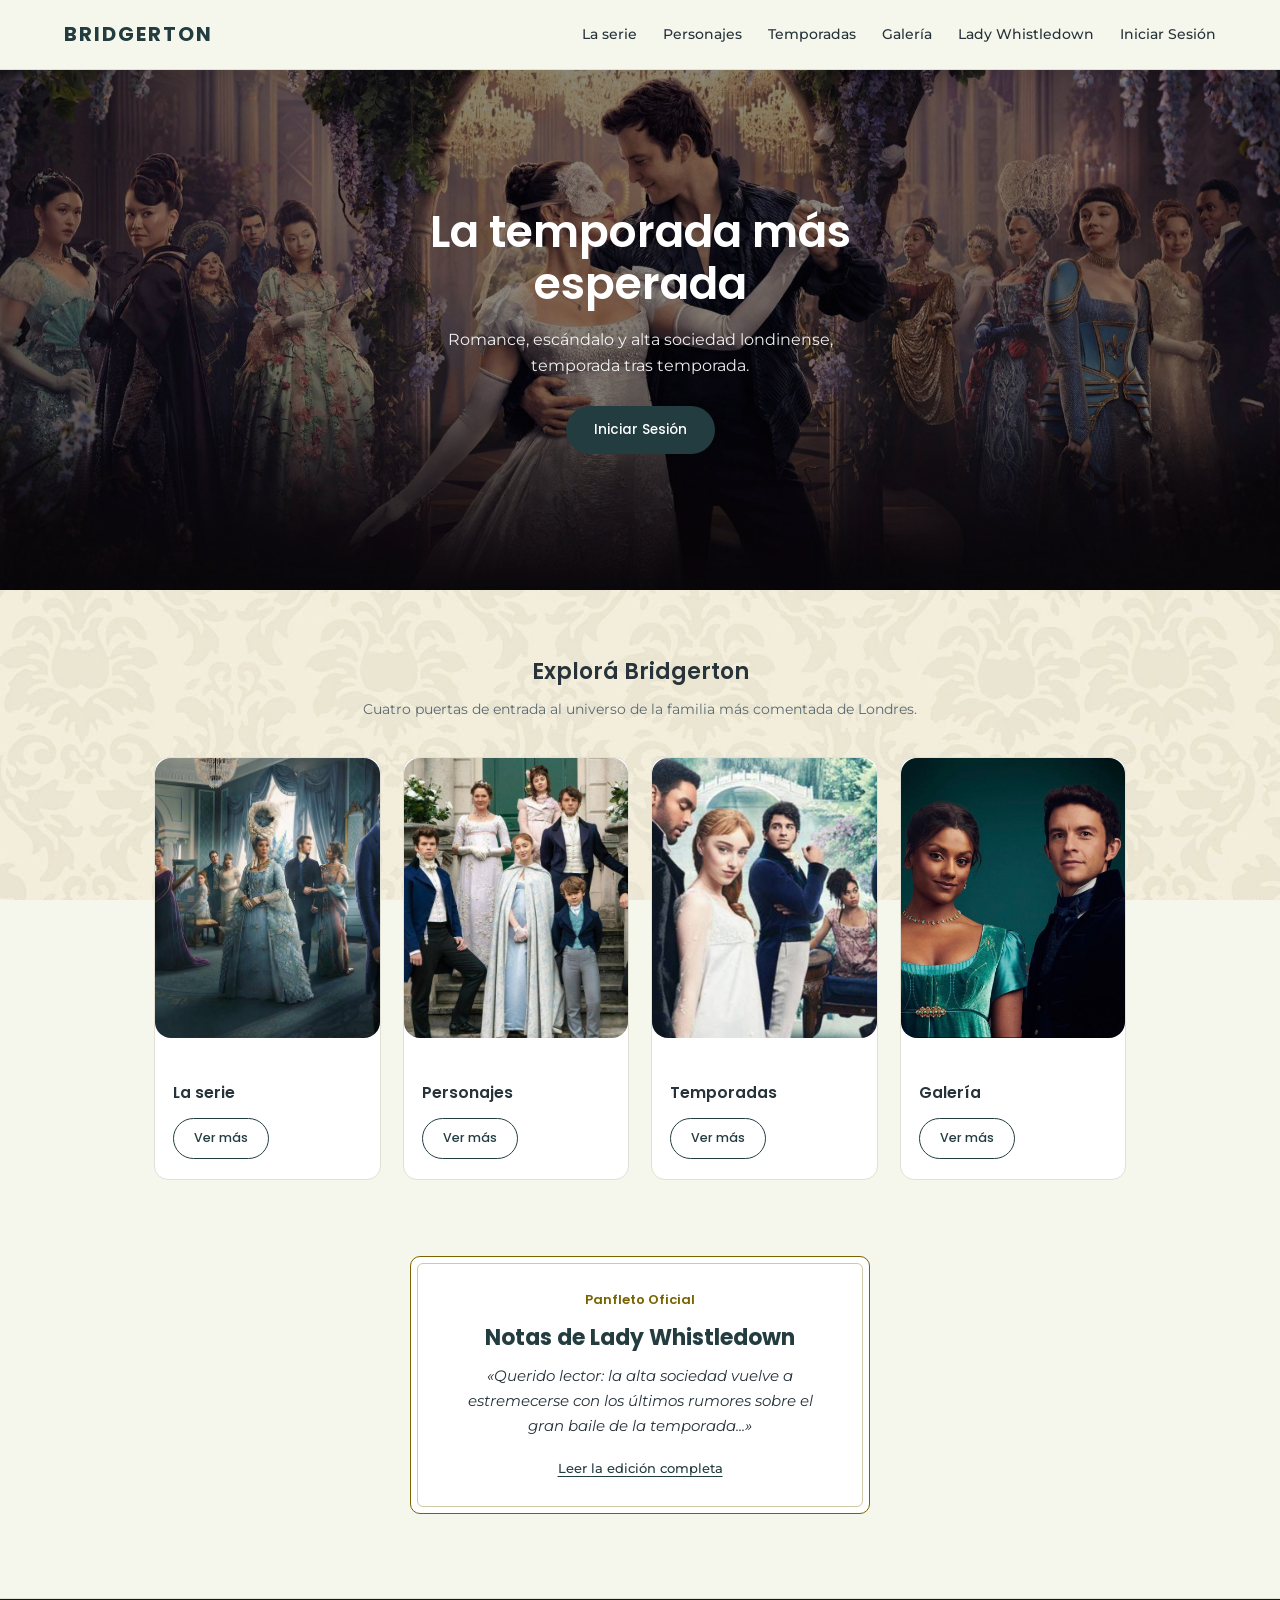
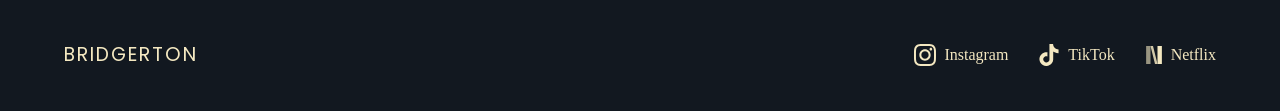
<file: index.html>
<!DOCTYPE html>
<html lang="es">
<head>
<meta charset="UTF-8">
<meta name="viewport" content="width=device-width, initial-scale=1.0">
<title>Bridgerton - Sitio Oficial Conceptual</title>
<link rel="preconnect" href="https://fonts.googleapis.com">
<link href="https://fonts.googleapis.com/css2?family=Poppins:wght@400;500;600;700&family=Montserrat:wght@400;500;600&display=swap" rel="stylesheet">
<link rel="stylesheet" href="style.css">
</head>
<body>

<nav class="site-nav">
  <a class="logo" href="index.html">BRIDGERTON</a>
  <ul class="navlinks">
    <li><a href="subpaginas/laserie.html">La serie</a></li>
    <li><a href="subpaginas/personajes.html">Personajes</a></li>
    <li><a href="subpaginas/temporadas.html">Temporadas</a></li>
    <li><a href="subpaginas/galeria.html">Galería</a></li>
    <li><a href="subpaginas/ladywhistledown.html">Lady Whistledown</a></li>
    <li><a href="subpaginas/login.html">Iniciar Sesión</a></li>
  </ul>
</nav>

<!-- Seksion a Hero nga addaan iti ladawan a pondo ken estilo -->
<section class="hero" id="inicio" style="background-image: url('Imagenes/brigerton-principal.jpeg'); background-size: cover; background-position: center; position: relative;">
  <div class="hero-scrim" style="position: absolute; top: 0; left: 0; width: 100%; height: 100%; background: rgba(0, 0, 0, 0.45);"></div>
  <div class="hero-content" style="position: relative; z-index: 2;">
    <h1>La temporada más esperada</h1>
    <p>Romance, escándalo y alta sociedad londinense, temporada tras temporada.</p>
    <div class="card-action">
      <a href="subpaginas/login.html" class="btn btn-primary">Iniciar Sesión</a>
    </div>
  </div>
</section>

<section class="teasers">
  <h2>Explorá Bridgerton</h2>
  <p>Cuatro puertas de entrada al universo de la familia más comentada de Londres.</p>
  <div class="teaser-grid">

    <div class="teaser-card" id="la-serie">
      <div class="ph">
        <img src="Imagenes/laserie.index.jpg" alt="La Serie Bridgerton">
      </div>
      <div class="teaser-body">
        <h3>La serie</h3>
        <div class="card-action">
          <a href="subpaginas/laserie.html" class="btn btn-outline">Ver más</a>
        </div>
      </div>
    </div>

    <div class="teaser-card" id="personajes">
      <div class="ph">
        <img src="Imagenes/persoanjes1.index.jpeg" alt="Personajes Bridgerton">
      </div>
      <div class="teaser-body">
        <h3>Personajes</h3>
        <div class="card-action">
          <a href="subpaginas/personajes.html" class="btn btn-outline">Ver más</a>
        </div>
      </div>
    </div>

    <div class="teaser-card" id="temporadas">
      <div class="ph">
        <img src="Imagenes/temporadas.index.jpg" alt="Temporadas Bridgerton">
      </div>
      <div class="teaser-body">
        <h3>Temporadas</h3>
        <div class="card-action">
          <a href="subpaginas/temporadas.html" class="btn btn-outline">Ver más</a>
        </div>
      </div>
    </div>

    <div class="teaser-card" id="galeria">
      <div class="ph">
        <img src="Imagenes/galeria.index.jpg" alt="Galería Bridgerton">
      </div>
      <div class="teaser-body">
        <h3>Galería</h3>
        <div class="card-action">
          <a href="subpaginas/galeria.html" class="btn btn-outline">Ver más</a>
        </div>
      </div>
    </div>

  </div>
</section>

<section class="whistledown" id="lady-whistledown">
  <div class="wd-card">
    <p class="wd-kicker">Panfleto Oficial</p>
    <h2 style="font-family: 'Poppins', sans-serif; font-size: 22px; margin: 8px 0; color: var(--teal-dark);">Notas de Lady Whistledown</h2>
    <p class="wd-line">«Querido lector: la alta sociedad vuelve a estremecerse con los últimos rumores sobre el gran baile de la temporada...»</p>
    <div class="card-action" style="margin-top: 16px;">
      <a href="subpaginas/ladywhistledown.html" class="wd-link">Leer la edición completa</a>
    </div>
  </div>
</section>

<footer>
<div class="footer-container">
    <div class="footer-logo">
        <a href="index.html" class="bridgerton-brand">BRIDGERTON</a> 
    </div>
    <div class="footer-social">
        <a href="https://www.instagram.com/bridgertonnetflix/" target="_blank" class="social-link" aria-label="Instagram">
            <svg width="22" height="22" fill="currentColor" viewBox="0 0 24 24"><path d="M12 2.163c3.204 0 3.584.012 4.85.07 3.252.148 4.771 1.691 4.919 4.919.058 1.265.069 1.645.069 4.849 0 3.205-.012 3.584-.069 4.849-.149 3.225-1.664 4.771-4.919 4.919-1.266.058-1.644.07-4.85.07-3.204 0-3.584-.012-4.849-.07-3.26-.149-4.771-1.699-4.919-4.92-.058-1.265-.07-1.644-.07-4.849 0-3.204.013-3.583.07-4.849.149-3.227 1.664-4.771 4.919-4.919 1.266-.057 1.645-.069 4.849-.069zm0-2.163c-3.259 0-3.667.014-4.947.072-4.358.2-6.78 2.618-6.98 6.98-.059 1.281-.073 1.689-.073 4.948 0 3.259.014 3.668.072 4.948.2 4.358 2.618 6.78 6.98 6.98 1.281.058 1.689.072 4.948.072 3.259 0 3.668-.014 4.948-.072 4.354-.2 6.782-2.618 6.979-6.98.059-1.28.073-1.689.073-4.948 0-3.259-.014-3.667-.072-4.947-.196-4.354-2.617-6.78-6.979-6.98-1.281-.059-1.69-.073-4.949-.073zm0 5.838c-3.403 0-6.162 2.759-6.162 6.162s2.759 6.163 6.162 6.163 6.162-2.759 6.162-6.163c0-3.403-2.759-6.162-6.162-6.162zm0 10.162c-2.209 0-4-1.79-4-4 0-2.209 1.791-4 4-4s4 1.791 4 4c0 2.21-1.791 4-4 4zm6.406-11.845c-.796 0-1.441.645-1.441 1.44s.645 1.44 1.441 1.44c.795 0 1.439-.645 1.439-1.44s-.644-1.44-1.439-1.44z"/></svg>
            Instagram
        </a>
        <a href="https://www.tiktok.com/@bridgertonnetflix" target="_blank" class="social-link" aria-label="TikTok">
            <svg width="22" height="22" fill="currentColor" viewBox="0 0 24 24"><path d="M12.525.02c1.31-.02 2.61-.01 3.91-.02.08 1.53.63 3.09 1.75 4.17 1.12 1.11 2.7 1.62 4.24 1.79v4.03c-1.44-.05-2.89-.35-4.2-.97-.57-.26-1.1-.59-1.62-.93-.01 2.92.01 5.84-.02 8.75-.08 1.4-.54 2.79-1.35 3.94-1.31 1.92-3.58 3.17-5.91 3.21-1.43.08-2.86-.31-4.08-1.03-2.02-1.19-3.44-3.37-3.65-5.71-.02-.5-.03-1-.01-1.5.18-1.9 1.12-3.72 2.58-4.96 1.66-1.44 3.98-2.13 6.15-1.72.02 1.48-.04 2.96-.04 4.44-.99-.32-2.15-.23-3.02.37-.63.41-1.11 1.04-1.36 1.75-.21.51-.15 1.07-.14 1.61.24 1.64 1.82 3.02 3.5 2.87 1.12-.01 2.19-.66 2.77-1.61.19-.33.4-.67.41-1.06.1-2.1.02-4.21.03-6.31V.02z"/></svg>
            TikTok
        </a>
        <a href="https://www.netflix.com/ar/title/80232398" target="_blank" class="social-link" aria-label="Netflix">
                <svg width="18" height="18" viewBox="0 0 112 128" fill="currentColor" style="vertical-align: middle;">
                    <path d="M0 0h31.2v128H0z" opacity="0.6"/>
                    <path d="M80.8 0h31.2v128H80.8z"/>
                    <path d="M31.2 0h17.6l32 128H63.2z" opacity="0.85"/>
                </svg>
                Netflix
            </a>
    </div>
</div>
</footer>

<script src="script.js"></script>
</body>
</html>
</file>
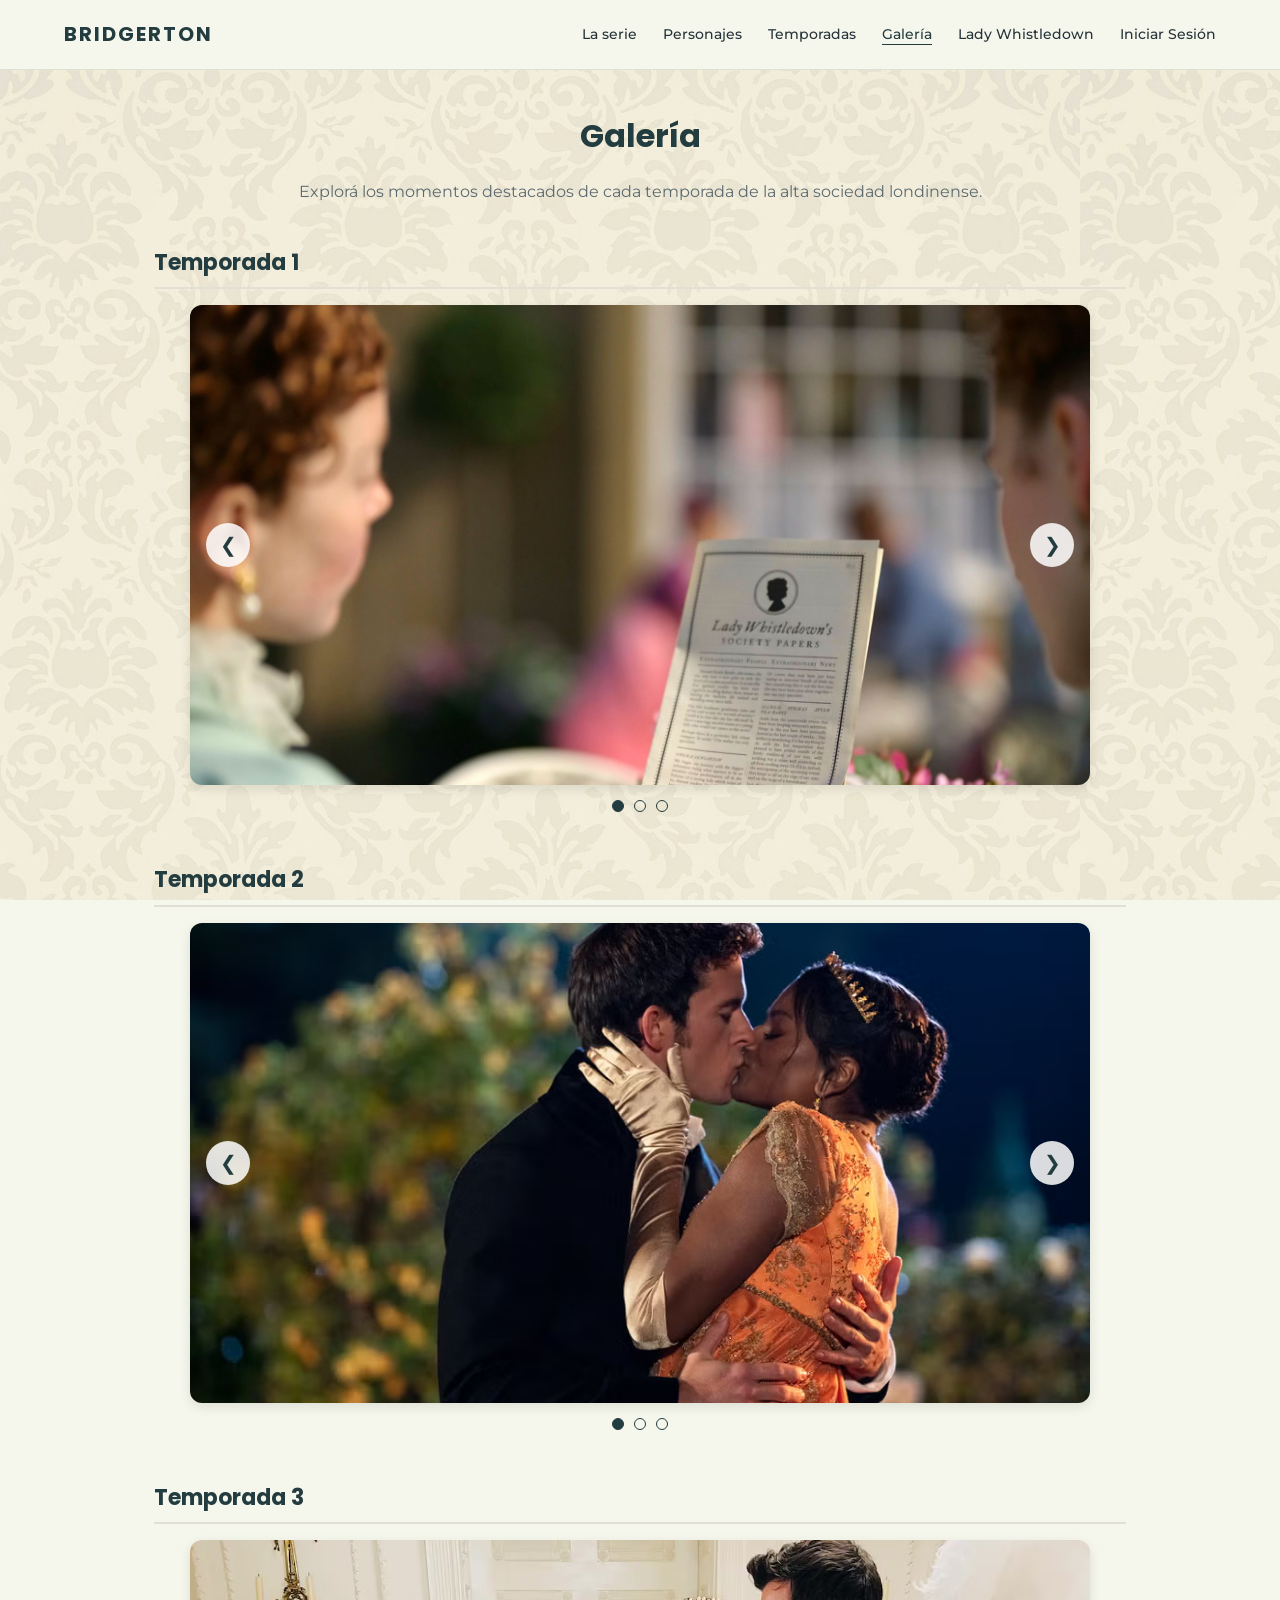
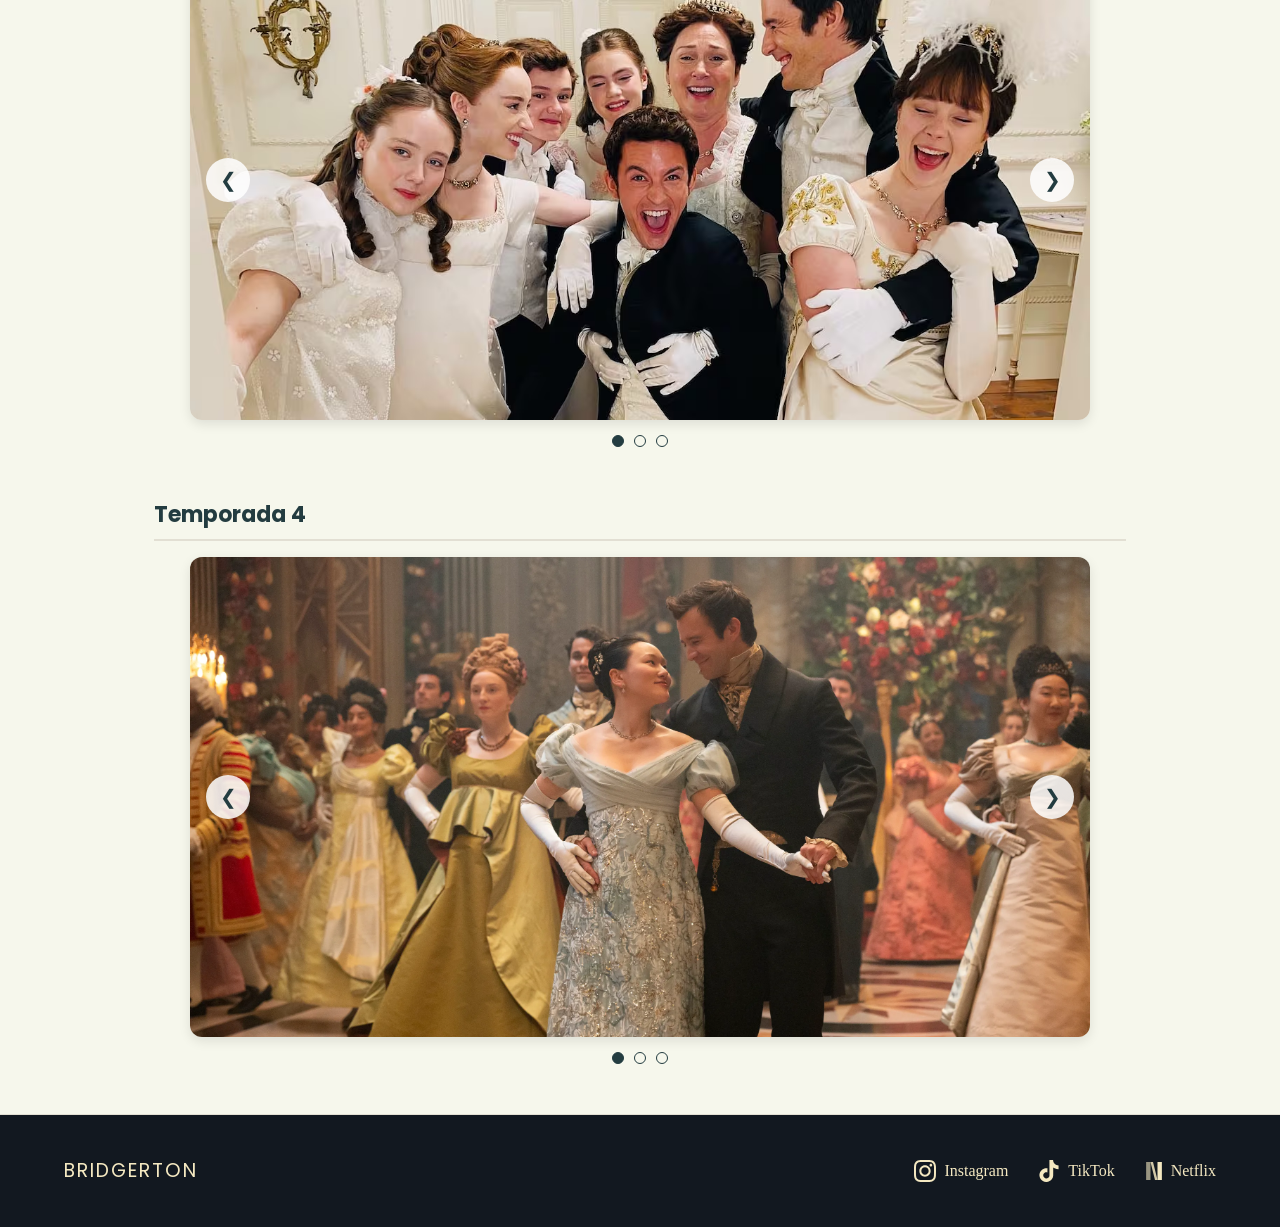
<file: subpaginas/galeria.html>
<!DOCTYPE html>
<html lang="es">
<head>
<meta charset="UTF-8">
<meta name="viewport" content="width=device-width, initial-scale=1.0">
<title>Bridgerton - Galería</title>
<link rel="preconnect" href="https://fonts.googleapis.com">
<link href="https://fonts.googleapis.com/css2?family=Poppins:wght@400;500;600;700&family=Montserrat:wght@400;500;600&display=swap" rel="stylesheet">
<link rel="stylesheet" href="../style.css">
</head>
<body>

<nav class="site-nav">
  <a class="logo" href="../index.html">BRIDGERTON</a>
  <ul class="navlinks">
    <li><a href="laserie.html">La serie</a></li>
    <li><a href="personajes.html">Personajes</a></li>
    <li><a href="temporadas.html">Temporadas</a></li>
    <li><a href="galeria.html" class="active">Galería</a></li>
    <li><a href="ladywhistledown.html">Lady Whistledown</a></li>
    <li><a href="login.html">Iniciar Sesión</a></li>
  </ul>
</nav>

<main class="page-container" style="max-width: 1100px; margin: 40px auto; padding: 0 5vw;">
  <h1 style="font-size: 32px; color: var(--teal-dark); margin-bottom: 8px; text-align: center;">Galería</h1>
  <p style="text-align: center; color: var(--ink-soft); margin-bottom: 40px;">Explorá los momentos destacados de cada temporada de la alta sociedad londinense.</p>

 
  <div class="season-gallery-section">
    <h2 class="season-title">Temporada 1</h2>
    <div class="carousel-wrapper">
      <button class="carousel-btn prev">&#10094;</button>
      <div class="carousel-track-container">
        <ul class="carousel-track">
          <li class="carousel-slide"><img src="../Imagenes/galeriatemp1-1.jpg" alt="Temporada 1 - Imagen 1"></li>
          <li class="carousel-slide"><img src="../Imagenes/galeriatemp1-2.jpg" alt="Temporada 1 - Imagen 2"></li>
          <li class="carousel-slide"><img src="../Imagenes/galeriatemp1-3.jpeg" alt="Temporada 1 - Imagen 2"></li>
        </ul>
      </div>
      <button class="carousel-btn next">&#10095;</button>
    </div>
    <div class="carousel-nav"></div>
  </div>

 
  <div class="season-gallery-section">
    <h2 class="season-title">Temporada 2</h2>
    <div class="carousel-wrapper">
      <button class="carousel-btn prev">&#10094;</button>
      <div class="carousel-track-container">
        <ul class="carousel-track">
          <li class="carousel-slide"><img src="../Imagenes/galeriatemp2-1.avif" alt="Temporada 2 - Imagen 1"></li>
          <li class="carousel-slide"><img src="../Imagenes/galeriatemp2-2.avif" alt="Temporada 2 - Imagen 2"></li>
          <li class="carousel-slide"><img src="../Imagenes/galeriatemp2-3.jpg" alt="Temporada 2 - Imagen 2"></li>
        </ul>
      </div>
      <button class="carousel-btn next">&#10095;</button>
    </div>
    <div class="carousel-nav"></div>
  </div>

  <div class="season-gallery-section">
    <h2 class="season-title">Temporada 3</h2>
    <div class="carousel-wrapper">
      <button class="carousel-btn prev">&#10094;</button>
      <div class="carousel-track-container">
        <ul class="carousel-track">
          <li class="carousel-slide"><img src="../Imagenes/galeriatemp3-1.avif" alt="Temporada 3 - Imagen 1"></li>
          <li class="carousel-slide"><img src="../Imagenes/galeriatemp3-2.jpg" alt="Temporada 3 - Imagen 2"></li>
          <li class="carousel-slide"><img src="../Imagenes/galeriatemp3-3.webp" alt="Temporada 3 - Imagen 2"></li>
        </ul>
      </div>
      <button class="carousel-btn next">&#10095;</button>
    </div>
    <div class="carousel-nav"></div>
  </div>

  <div class="season-gallery-section">
    <h2 class="season-title">Temporada 4</h2>
    <div class="carousel-wrapper">
      <button class="carousel-btn prev">&#10094;</button>
      <div class="carousel-track-container">
        <ul class="carousel-track">
          <li class="carousel-slide"><img src="../Imagenes/galeriatemp4-1.webp" alt="Temporada 4 - Imagen 1"></li>
          <li class="carousel-slide"><img src="../Imagenes/galeriatemp4-2.webp" alt="Temporada 4 - Imagen 2"></li>
          <li class="carousel-slide"><img src="../Imagenes/galeriatemp4-3.jpg" alt="Temporada 4 - Imagen 2"></li>
        </ul>
      </div>
      <button class="carousel-btn next">&#10095;</button>
    </div>
    <div class="carousel-nav"></div>
  </div>

</main>

<footer>
<div class="footer-container">
    <div class="footer-logo">
        <a href="../index.html" class="bridgerton-brand">BRIDGERTON</a> 
    </div>
    <div class="footer-social">
        <a href="https://www.instagram.com/bridgertonnetflix/" target="_blank" class="social-link" aria-label="Instagram">
            <svg width="22" height="22" fill="currentColor" viewBox="0 0 24 24"><path d="M12 2.163c3.204 0 3.584.012 4.85.07 3.252.148 4.771 1.691 4.919 4.919.058 1.265.069 1.645.069 4.849 0 3.205-.012 3.584-.069 4.849-.149 3.225-1.664 4.771-4.919 4.919-1.266.058-1.644.07-4.85.07-3.204 0-3.584-.012-4.849-.07-3.26-.149-4.771-1.699-4.919-4.92-.058-1.265-.07-1.644-.07-4.849 0-3.204.013-3.583.07-4.849.149-3.227 1.664-4.771 4.919-4.919 1.266-.057 1.645-.069 4.849-.069zm0-2.163c-3.259 0-3.667.014-4.947.072-4.358.2-6.78 2.618-6.98 6.98-.059 1.281-.073 1.689-.073 4.948 0 3.259.014 3.668.072 4.948.2 4.358 2.618 6.78 6.98 6.98 1.281.058 1.689.072 4.948.072 3.259 0 3.668-.014 4.948-.072 4.354-.2 6.782-2.618 6.979-6.98.059-1.28.073-1.689.073-4.948 0-3.259-.014-3.667-.072-4.947-.196-4.354-2.617-6.78-6.979-6.98-1.281-.059-1.69-.073-4.949-.073zm0 5.838c-3.403 0-6.162 2.759-6.162 6.162s2.759 6.163 6.162 6.163 6.162-2.759 6.162-6.163c0-3.403-2.759-6.162-6.162-6.162zm0 10.162c-2.209 0-4-1.79-4-4 0-2.209 1.791-4 4-4s4 1.791 4 4c0 2.21-1.791 4-4 4zm6.406-11.845c-.796 0-1.441.645-1.441 1.44s.645 1.44 1.441 1.44c.795 0 1.439-.645 1.439-1.44s-.644-1.44-1.439-1.44z"/></svg>
            Instagram
        </a>
        <a href="https://www.tiktok.com/@bridgertonnetflix" target="_blank" class="social-link" aria-label="TikTok">
            <svg width="22" height="22" fill="currentColor" viewBox="0 0 24 24"><path d="M12.525.02c1.31-.02 2.61-.01 3.91-.02.08 1.53.63 3.09 1.75 4.17 1.12 1.11 2.7 1.62 4.24 1.79v4.03c-1.44-.05-2.89-.35-4.2-.97-.57-.26-1.1-.59-1.62-.93-.01 2.92.01 5.84-.02 8.75-.08 1.4-.54 2.79-1.35 3.94-1.31 1.92-3.58 3.17-5.91 3.21-1.43.08-2.86-.31-4.08-1.03-2.02-1.19-3.44-3.37-3.65-5.71-.02-.5-.03-1-.01-1.5.18-1.9 1.12-3.72 2.58-4.96 1.66-1.44 3.98-2.13 6.15-1.72.02 1.48-.04 2.96-.04 4.44-.99-.32-2.15-.23-3.02.37-.63.41-1.11 1.04-1.36 1.75-.21.51-.15 1.07-.14 1.61.24 1.64 1.82 3.02 3.5 2.87 1.12-.01 2.19-.66 2.77-1.61.19-.33.4-.67.41-1.06.1-2.1.02-4.21.03-6.31V.02z"/></svg>
            TikTok
        </a>
        <a href="https://www.netflix.com/ar/title/80232398" target="_blank" class="social-link" aria-label="Netflix">
                <svg width="18" height="18" viewBox="0 0 112 128" fill="currentColor" style="vertical-align: middle;">
                    <path d="M0 0h31.2v128H0z" opacity="0.6"/>
                    <path d="M80.8 0h31.2v128H80.8z"/>
                    <path d="M31.2 0h17.6l32 128H63.2z" opacity="0.85"/>
                </svg>
                Netflix
            </a>
    </div>
</div>
</footer>

<!-- Enlazamos tu archivo JavaScript externo -->
<script src="../script.js"></script>

</body>
</html>
</file>
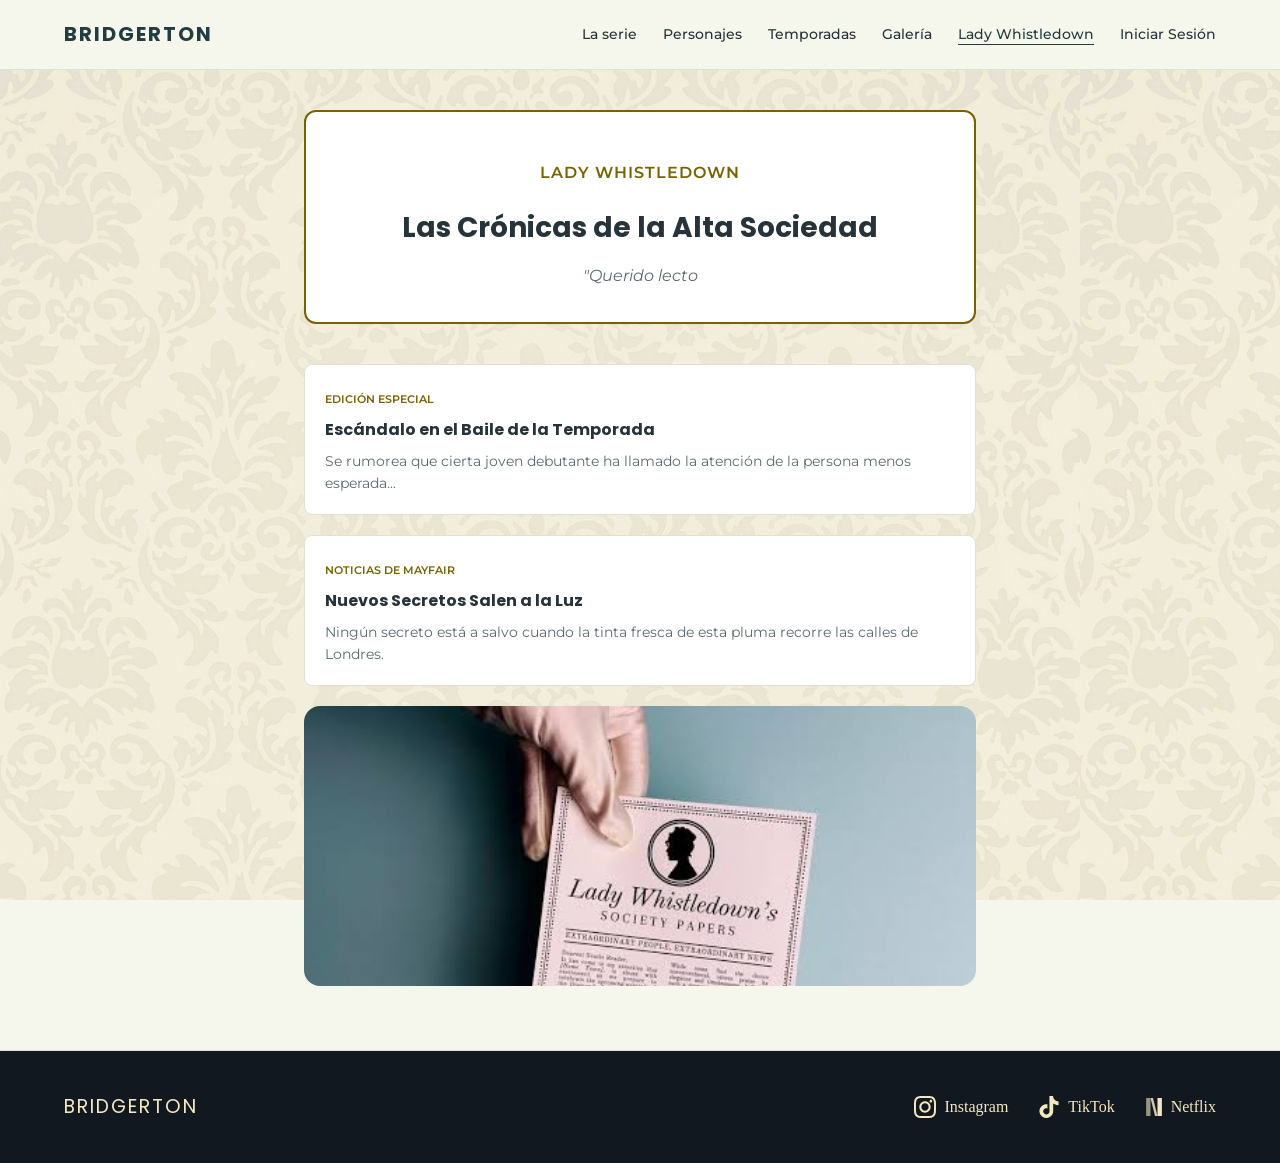
<file: subpaginas/ladywhistledown.html>
<!DOCTYPE html>
<html lang="es">
<head>
<meta charset="UTF-8">
<meta name="viewport" content="width=device-width, initial-scale=1.0">
<title>Bridgerton - Lady Whistledown</title>
<link rel="preconnect" href="https://fonts.googleapis.com">
<link href="https://fonts.googleapis.com/css2?family=Poppins:wght@400;500;600;700&family=Montserrat:wght@400;500;600&display=swap" rel="stylesheet">
<link rel="stylesheet" href="../style.css">
</head>
<body>

<nav class="site-nav">
  <a class="logo" href="../index.html">BRIDGERTON</a>
  <ul class="navlinks">
    <li><a href="laserie.html">La serie</a></li>
    <li><a href="personajes.html">Personajes</a></li>
    <li><a href="temporadas.html">Temporadas</a></li>
    <li><a href="galeria.html">Galería</a></li>
    <li><a href="ladywhistledown.html" class="active">Lady Whistledown</a></li>
    <li><a href="login.html">Iniciar Sesión</a></li>
  </ul>
</nav>

<main class="page-container" style="max-width: 800px; margin: 40px auto; padding: 0 5vw;">
  
  <div style="border: 2px solid var(--gold); padding: 32px; text-align: center; border-radius: 12px; background: #fff; margin-bottom: 40px;">
    <p style="color: var(--gold); font-weight: 600; letter-spacing: 1px; margin-bottom: 8px;">LADY WHISTLEDOWN</p>
    <h1 style="font-size: 28px; margin-bottom: 12px;">Las Crónicas de la Alta Sociedad</h1>
    
    <!-- Contenedor centrado para el efecto de tipeo -->
    <div class="typewriter-container">
      <p style="font-style: italic; color: var(--ink-soft); margin: 0;">
        <span id="typewriter-text"></span>
      </p>
    </div>
  </div>

  <div style="display: flex; flex-direction: column; gap: 20px;">
    
    <article style="background: #fff; padding: 20px; border-radius: 8px; border-left: 4px solid var(--gold); border: 1px solid var(--line);">
      <span style="font-size: 11px; color: var(--gold); font-weight: 600;">EDICIÓN ESPECIAL</span>
      <h3 style="font-size: 16px; margin: 6px 0;">Escándalo en el Baile de la Temporada</h3>
      <p style="font-size: 13.5px; color: var(--ink-soft); margin: 0;">Se rumorea que cierta joven debutante ha llamado la atención de la persona menos esperada...</p>
    </article>

    <article style="background: #fff; padding: 20px; border-radius: 8px; border-left: 4px solid var(--gold); border: 1px solid var(--line);">
      <span style="font-size: 11px; color: var(--gold); font-weight: 600;">NOTICIAS DE MAYFAIR</span>
      <h3 style="font-size: 16px; margin: 6px 0;">Nuevos Secretos Salen a la Luz</h3>
      <p style="font-size: 13.5px; color: var(--ink-soft); margin: 0;">Ningún secreto está a salvo cuando la tinta fresca de esta pluma recorre las calles de Londres.</p>
    </article>

    <div class="ph">
      <img src="../Imagenes/ladywhistledown1.jpg" alt="Lady Whistledown" style="width:100%; border-radius:8px;">
    </div>

  </div>
</main>

<footer>
<div class="footer-container">
    <div class="footer-logo">
        <a href="../index.html" class="bridgerton-brand">BRIDGERTON</a> 
    </div>
    <div class="footer-social">
        <a href="https://www.instagram.com/bridgertonnetflix/" target="_blank" class="social-link" aria-label="Instagram">
            <svg width="22" height="22" fill="currentColor" viewBox="0 0 24 24"><path d="M12 2.163c3.204 0 3.584.012 4.85.07 3.252.148 4.771 1.691 4.919 4.919.058 1.265.069 1.645.069 4.849 0 3.205-.012 3.584-.069 4.849-.149 3.225-1.664 4.771-4.919 4.919-1.266.058-1.644.07-4.85.07-3.204 0-3.584-.012-4.849-.07-3.26-.149-4.771-1.699-4.919-4.92-.058-1.265-.07-1.644-.07-4.849 0-3.204.013-3.583.07-4.849.149-3.227 1.664-4.771 4.919-4.919 1.266-.057 1.645-.069 4.849-.069zm0-2.163c-3.259 0-3.667.014-4.947.072-4.358.2-6.78 2.618-6.98 6.98-.059 1.281-.073 1.689-.073 4.948 0 3.259.014 3.668.072 4.948.2 4.358 2.618 6.78 6.98 6.98 1.281.058 1.689.072 4.948.072 3.259 0 3.668-.014 4.948-.072 4.354-.2 6.782-2.618 6.979-6.98.059-1.28.073-1.689.073-4.948 0-3.259-.014-3.667-.072-4.947-.196-4.354-2.617-6.78-6.979-6.98-1.281-.059-1.69-.073-4.949-.073zm0 5.838c-3.403 0-6.162 2.759-6.162 6.162s2.759 6.163 6.162 6.163 6.162-2.759 6.162-6.163c0-3.403-2.759-6.162-6.162-6.162zm0 10.162c-2.209 0-4-1.79-4-4 0-2.209 1.791-4 4-4s4 1.791 4 4c0 2.21-1.791 4-4 4zm6.406-11.845c-.796 0-1.441.645-1.441 1.44s.645 1.44 1.441 1.44c.795 0 1.439-.645 1.439-1.44s-.644-1.44-1.439-1.44z"/></svg>
            Instagram
        </a>
        <a href="https://www.tiktok.com/@bridgertonnetflix" target="_blank" class="social-link" aria-label="TikTok">
            <svg width="22" height="22" fill="currentColor" viewBox="0 0 24 24"><path d="M12.525.02c1.31-.02 2.61-.01 3.91-.02.08 1.53.63 3.09 1.75 4.17 1.12 1.11 2.7 1.62 4.24 1.79v4.03c-1.44-.05-2.89-.35-4.2-.97-.57-.26-1.1-.59-1.62-.93-.01 2.92.01 5.84-.02 8.75-.08 1.4-.54 2.79-1.35 3.94-1.31 1.92-3.58 3.17-5.91 3.21-1.43.08-2.86-.31-4.08-1.03-2.02-1.19-3.44-3.37-3.65-5.71-.02-.5-.03-1-.01-1.5.18-1.9 1.12-3.72 2.58-4.96 1.66-1.44 3.98-2.13 6.15-1.72.02 1.48-.04 2.96-.04 4.44-.99-.32-2.15-.23-3.02.37-.63.41-1.11 1.04-1.36 1.75-.21.51-.15 1.07-.14 1.61.24 1.64 1.82 3.02 3.5 2.87 1.12-.01 2.19-.66 2.77-1.61.19-.33.4-.67.41-1.06.1-2.1.02-4.21.03-6.31V.02z"/></svg>
            TikTok
        </a>
        <a href="https://www.netflix.com/ar/title/80232398" target="_blank" class="social-link" aria-label="Netflix">
                <svg width="18" height="18" viewBox="0 0 112 128" fill="currentColor" style="vertical-align: middle;">
                    <path d="M0 0h31.2v128H0z" opacity="0.6"/>
                    <path d="M80.8 0h31.2v128H80.8z"/>
                    <path d="M31.2 0h17.6l32 128H63.2z" opacity="0.85"/>
                </svg>
                Netflix
            </a>
    </div>
</div>
</footer>

<script src="../script.js"></script>

</body>
</html>
</file>
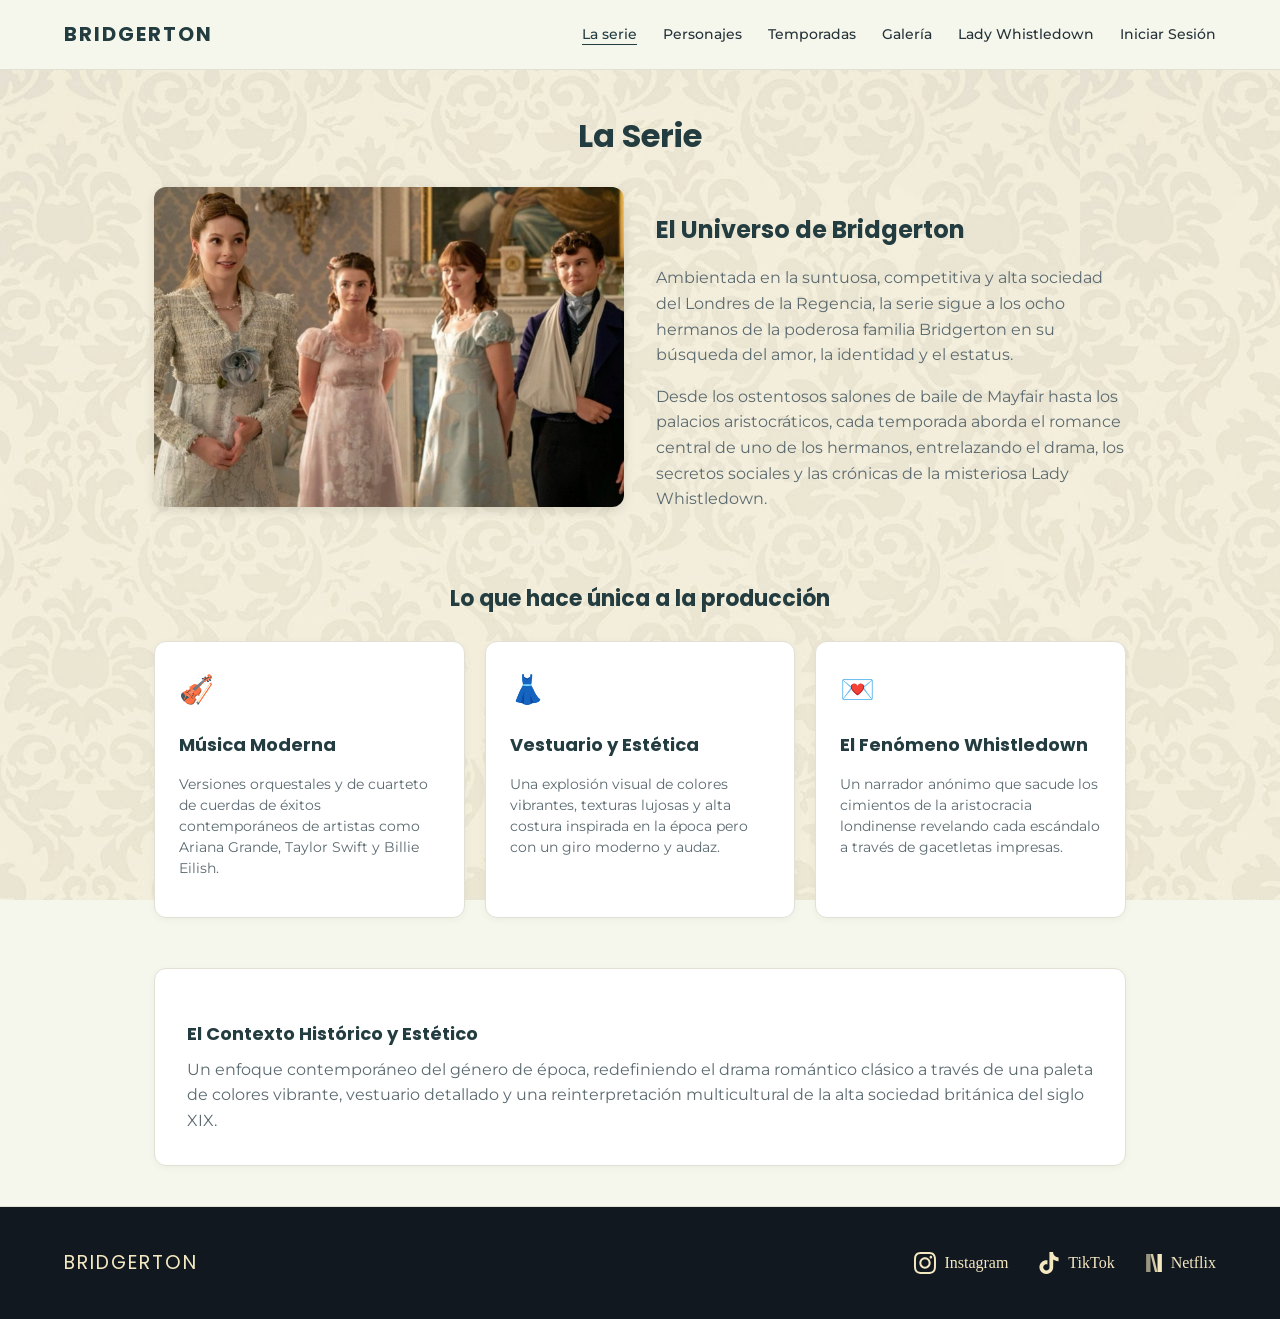
<file: subpaginas/laserie.html>
<!DOCTYPE html>
<html lang="es">
<head>
<meta charset="UTF-8">
<meta name="viewport" content="width=device-width, initial-scale=1.0">
<title>Bridgerton - La Serie</title>
<link rel="preconnect" href="https://fonts.googleapis.com">
<link href="https://fonts.googleapis.com/css2?family=Poppins:wght@400;500;600;700&family=Montserrat:wght@400;500;600&display=swap" rel="stylesheet">
<link rel="stylesheet" href="../style.css">
</head>
<body>

<nav class="site-nav">
  <a class="logo" href="../index.html">BRIDGERTON</a>
  <ul class="navlinks">
    <li><a href="laserie.html" class="active">La serie</a></li>
    <li><a href="personajes.html">Personajes</a></li>
    <li><a href="temporadas.html">Temporadas</a></li>
    <li><a href="galeria.html">Galería</a></li>
    <li><a href="ladywhistledown.html">Lady Whistledown</a></li>
    <li><a href="login.html">Iniciar Sesión</a></li>
  </ul>
</nav>

<main class="page-container" style="max-width: 1100px; margin: 40px auto; padding: 0 5vw;">
  <h1 style="font-size: 32px; color: var(--teal-dark); margin-bottom: 24px; text-align: center;">La Serie</h1>
  
  <div style="display: grid; grid-template-columns: repeat(auto-fit, minmax(300px, 1fr)); gap: 32px; align-items: center; margin-bottom: 50px;">
    <div class="ph" style="border-radius: 12px; height: 320px; overflow: hidden; box-shadow: 0 4px 12px rgba(0,0,0,0.1);">
      <img src="../Imagenes/laserie1.jpg" alt="Sobre La Serie" style="width: 100%; height: 100%; object-fit: cover;">
    </div>
    <div>
      <h2 style="font-size: 24px; color: var(--teal-dark); margin-bottom: 12px;">El Universo de Bridgerton</h2>
      <p style="color: var(--ink-soft); margin-bottom: 16px; line-height: 1.6;">Ambientada en la suntuosa, competitiva y alta sociedad del Londres de la Regencia, la serie sigue a los ocho hermanos de la poderosa familia Bridgerton en su búsqueda del amor, la identidad y el estatus.</p>
      <p style="color: var(--ink-soft); line-height: 1.6;">Desde los ostentosos salones de baile de Mayfair hasta los palacios aristocráticos, cada temporada aborda el romance central de uno de los hermanos, entrelazando el drama, los secretos sociales y las crónicas de la misteriosa Lady Whistledown.</p>
    </div>
  </div>

  <section style="margin-bottom: 50px;">
    <h2 style="font-size: 22px; color: var(--teal-dark); text-align: center; margin-bottom: 24px;">Lo que hace única a la producción</h2>
    
    <div style="display: grid; grid-template-columns: repeat(auto-fit, minmax(260px, 1fr)); gap: 20px;">
      
      <div style="background: #fff; padding: 24px; border-radius: 12px; border: 1px solid var(--line); box-shadow: 0 2px 8px rgba(0,0,0,0.04);">
        <span style="font-size: 28px; display: block; margin-bottom: 12px;">🎻</span>
        <h3 style="font-size: 18px; color: var(--teal-dark); margin-bottom: 8px;">Música Moderna</h3>
        <p style="font-size: 14px; color: var(--ink-soft); line-height: 1.5;">Versiones orquestales y de cuarteto de cuerdas de éxitos contemporáneos de artistas como Ariana Grande, Taylor Swift y Billie Eilish.</p>
      </div>

      <div style="background: #fff; padding: 24px; border-radius: 12px; border: 1px solid var(--line); box-shadow: 0 2px 8px rgba(0,0,0,0.04);">
        <span style="font-size: 28px; display: block; margin-bottom: 12px;">👗</span>
        <h3 style="font-size: 18px; color: var(--teal-dark); margin-bottom: 8px;">Vestuario y Estética</h3>
        <p style="font-size: 14px; color: var(--ink-soft); line-height: 1.5;">Una explosión visual de colores vibrantes, texturas lujosas y alta costura inspirada en la época pero con un giro moderno y audaz.</p>
      </div>

      <div style="background: #fff; padding: 24px; border-radius: 12px; border: 1px solid var(--line); box-shadow: 0 2px 8px rgba(0,0,0,0.04);">
        <span style="font-size: 28px; display: block; margin-bottom: 12px;">💌</span>
        <h3 style="font-size: 18px; color: var(--teal-dark); margin-bottom: 8px;">El Fenómeno Whistledown</h3>
        <p style="font-size: 14px; color: var(--ink-soft); line-height: 1.5;">Un narrador anónimo que sacude los cimientos de la aristocracia londinense revelando cada escándalo a través de gacetletas impresas.</p>
      </div>

    </div>
  </section>

  <div style="background: #fff; padding: 32px; border-radius: 12px; border: 1px solid var(--line); margin-bottom: 24px; box-shadow: 0 2px 8px rgba(0,0,0,0.04);">
    <h3 style="font-size: 18px; color: var(--teal-dark); margin-bottom: 8px;">El Contexto Histórico y Estético</h3>
    <p style="color: var(--ink-soft); line-height: 1.6; margin: 0;">Un enfoque contemporáneo del género de época, redefiniendo el drama romántico clásico a través de una paleta de colores vibrante, vestuario detallado y una reinterpretación multicultural de la alta sociedad británica del siglo XIX.</p>
  </div>
</main>

<footer>
<div class="footer-container">
    <div class="footer-logo">
        <a href="../index.html" class="bridgerton-brand">BRIDGERTON</a> 
    </div>
    <div class="footer-social">
        <a href="https://www.instagram.com/bridgertonnetflix/" target="_blank" class="social-link" aria-label="Instagram">
            <svg width="22" height="22" fill="currentColor" viewBox="0 0 24 24"><path d="M12 2.163c3.204 0 3.584.012 4.85.07 3.252.148 4.771 1.691 4.919 4.919.058 1.265.069 1.645.069 4.849 0 3.205-.012 3.584-.069 4.849-.149 3.225-1.664 4.771-4.919 4.919-1.266.058-1.644.07-4.85.07-3.204 0-3.584-.012-4.849-.07-3.26-.149-4.771-1.699-4.919-4.92-.058-1.265-.07-1.644-.07-4.849 0-3.204.013-3.583.07-4.849.149-3.227 1.664-4.771 4.919-4.919 1.266-.057 1.645-.069 4.849-.069zm0-2.163c-3.259 0-3.667.014-4.947.072-4.358.2-6.78 2.618-6.98 6.98-.059 1.281-.073 1.689-.073 4.948 0 3.259.014 3.668.072 4.948.2 4.358 2.618 6.78 6.98 6.98 1.281.058 1.689.072 4.948.072 3.259 0 3.668-.014 4.948-.072 4.354-.2 6.782-2.618 6.979-6.98.059-1.28.073-1.689.073-4.948 0-3.259-.014-3.667-.072-4.947-.196-4.354-2.617-6.78-6.979-6.98-1.281-.059-1.69-.073-4.949-.073zm0 5.838c-3.403 0-6.162 2.759-6.162 6.162s2.759 6.163 6.162 6.163 6.162-2.759 6.162-6.163c0-3.403-2.759-6.162-6.162-6.162zm0 10.162c-2.209 0-4-1.79-4-4 0-2.209 1.791-4 4-4s4 1.791 4 4c0 2.21-1.791 4-4 4zm6.406-11.845c-.796 0-1.441.645-1.441 1.44s.645 1.44 1.441 1.44c.795 0 1.439-.645 1.439-1.44s-.644-1.44-1.439-1.44z"/></svg>
            Instagram
        </a>
        <a href="https://www.tiktok.com/@bridgertonnetflix" target="_blank" class="social-link" aria-label="TikTok">
            <svg width="22" height="22" fill="currentColor" viewBox="0 0 24 24"><path d="M12.525.02c1.31-.02 2.61-.01 3.91-.02.08 1.53.63 3.09 1.75 4.17 1.12 1.11 2.7 1.62 4.24 1.79v4.03c-1.44-.05-2.89-.35-4.2-.97-.57-.26-1.1-.59-1.62-.93-.01 2.92.01 5.84-.02 8.75-.08 1.4-.54 2.79-1.35 3.94-1.31 1.92-3.58 3.17-5.91 3.21-1.43.08-2.86-.31-4.08-1.03-2.02-1.19-3.44-3.37-3.65-5.71-.02-.5-.03-1-.01-1.5.18-1.9 1.12-3.72 2.58-4.96 1.66-1.44 3.98-2.13 6.15-1.72.02 1.48-.04 2.96-.04 4.44-.99-.32-2.15-.23-3.02.37-.63.41-1.11 1.04-1.36 1.75-.21.51-.15 1.07-.14 1.61.24 1.64 1.82 3.02 3.5 2.87 1.12-.01 2.19-.66 2.77-1.61.19-.33.4-.67.41-1.06.1-2.1.02-4.21.03-6.31V.02z"/></svg>
            TikTok
        </a>
        <a href="https://www.netflix.com/ar/title/80232398" target="_blank" class="social-link" aria-label="Netflix">
                <svg width="18" height="18" viewBox="0 0 112 128" fill="currentColor" style="vertical-align: middle;">
                    <path d="M0 0h31.2v128H0z" opacity="0.6"/>
                    <path d="M80.8 0h31.2v128H80.8z"/>
                    <path d="M31.2 0h17.6l32 128H63.2z" opacity="0.85"/>
                </svg>
                Netflix
            </a>
    </div>
</div>
</footer>

</body>
</html>
</file>
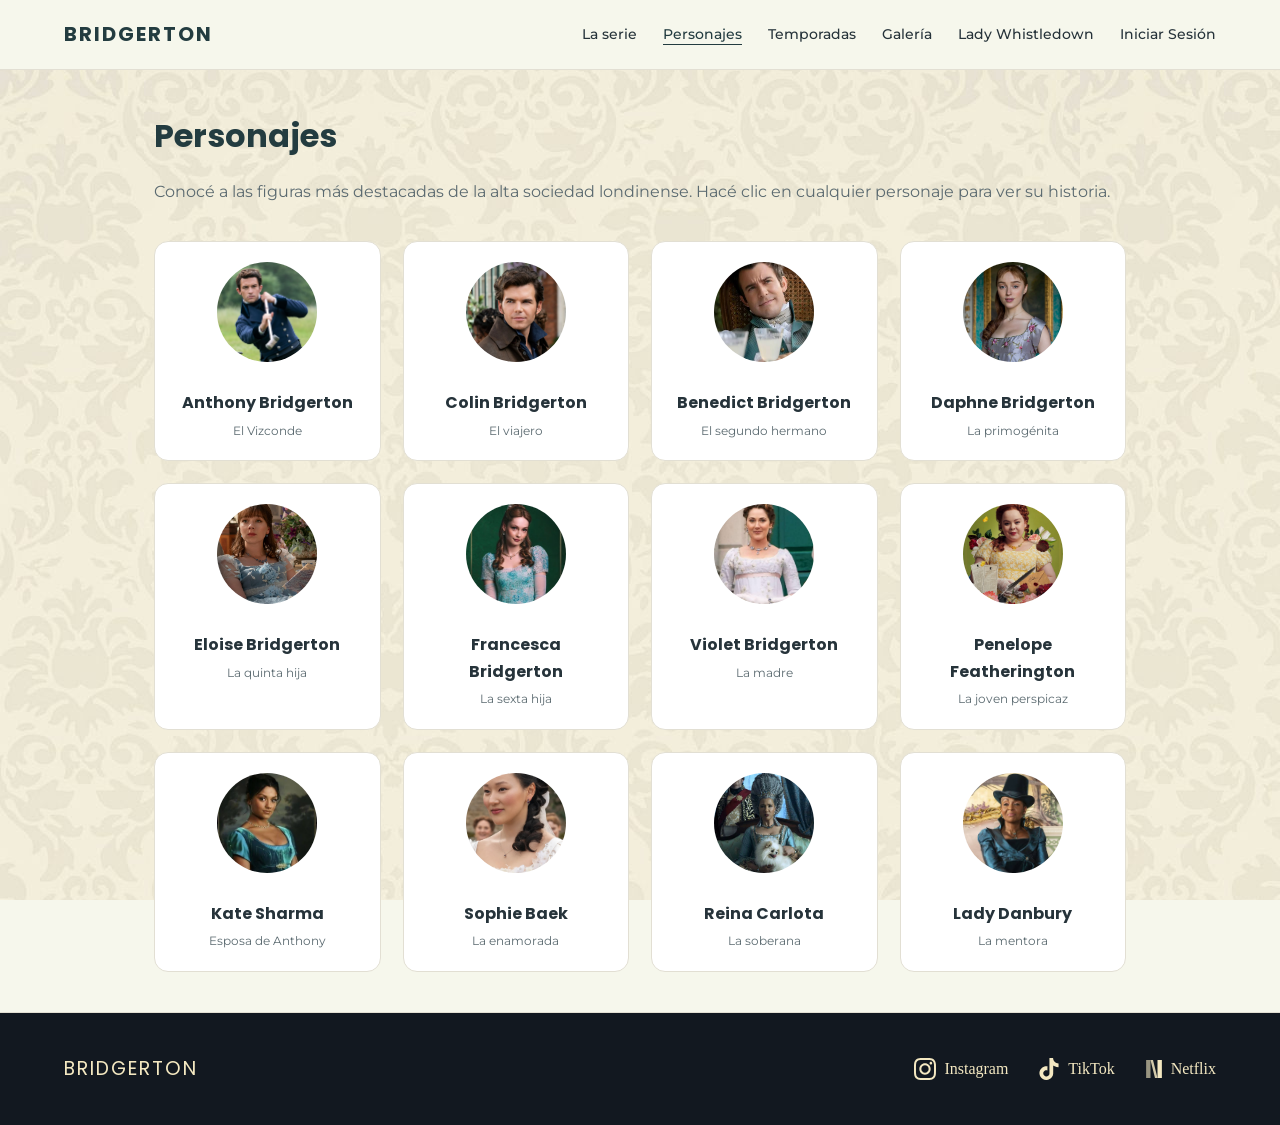
<file: subpaginas/personajes.html>
<!DOCTYPE html>
<html lang="es">
<head>
<meta charset="UTF-8">
<meta name="viewport" content="width=device-width, initial-scale=1.0">
<title>Bridgerton - Personajes</title>
<link rel="preconnect" href="https://fonts.googleapis.com">
<link href="https://fonts.googleapis.com/css2?family=Poppins:wght@400;500;600;700&family=Montserrat:wght@400;500;600&display=swap" rel="stylesheet">
<link rel="stylesheet" href="../style.css">
</head>
<body>

<nav class="site-nav">
  <a class="logo" href="../index.html">BRIDGERTON</a>
  <ul class="navlinks">
    <li><a href="laserie.html">La serie</a></li>
    <li><a href="personajes.html" class="active">Personajes</a></li>
    <li><a href="temporadas.html">Temporadas</a></li>
    <li><a href="galeria.html">Galería</a></li>
    <li><a href="ladywhistledown.html">Lady Whistledown</a></li>
    <li><a href="login.html">Iniciar Sesión</a></li>
  </ul>
</nav>

<main class="page-container" style="max-width: 1100px; margin: 40px auto; padding: 0 5vw;">
  <h1 style="font-size: 32px; color: var(--teal-dark); margin-bottom: 8px;">Personajes</h1>
  <p style="color: var(--ink-soft); margin-bottom: 36px;">Conocé a las figuras más destacadas de la alta sociedad londinense. Hacé clic en cualquier personaje para ver su historia.</p>

  <div class="teaser-grid" style="grid-template-columns: repeat(auto-fit, minmax(185px, 1fr)); text-align: center;">

    <a href="#modal-anthony" class="teaser-card" style="padding: 20px; align-items: center; text-decoration: none; display: flex; flex-direction: column; cursor: pointer; transition: transform 0.2s;">
      <div style="width: 100px; height: 100px; border-radius: 50%; overflow: hidden; margin-bottom: 12px;">
        <img src="../Imagenes/personajes2.avif" alt="Anthony Bridgerton" style="width: 100%; height: 100%; object-fit: cover;">
      </div>
      <h3 style="font-size: 16px; margin-bottom: 4px; color: var(--ink);">Anthony Bridgerton</h3>
      <p style="font-size: 12px; color: var(--ink-soft); margin: 0;">El Vizconde</p>
    </a>

    <a href="#modal-colin" class="teaser-card" style="padding: 20px; align-items: center; text-decoration: none; display: flex; flex-direction: column; cursor: pointer; transition: transform 0.2s;">
      <div style="width: 100px; height: 100px; border-radius: 50%; overflow: hidden; margin-bottom: 12px;">
        <img src="../Imagenes/personajes4.webp" alt="Colin Bridgerton" style="width: 100%; height: 100%; object-fit: cover;">
      </div>
      <h3 style="font-size: 16px; margin-bottom: 4px; color: var(--ink);">Colin Bridgerton</h3>
      <p style="font-size: 12px; color: var(--ink-soft); margin: 0;">El viajero</p>
    </a>

    <a href="#modal-benedict" class="teaser-card" style="padding: 20px; align-items: center; text-decoration: none; display: flex; flex-direction: column; cursor: pointer; transition: transform 0.2s;">
      <div style="width: 100px; height: 100px; border-radius: 50%; overflow: hidden; margin-bottom: 12px;">
        <img src="../Imagenes/personajes5.jpg" alt="Benedict Bridgerton" style="width: 100%; height: 100%; object-fit: cover;">
      </div>
      <h3 style="font-size: 16px; margin-bottom: 4px; color: var(--ink);">Benedict Bridgerton</h3>
      <p style="font-size: 12px; color: var(--ink-soft); margin: 0;">El segundo hermano</p>
    </a>

    <a href="#modal-daphne" class="teaser-card" style="padding: 20px; align-items: center; text-decoration: none; display: flex; flex-direction: column; cursor: pointer; transition: transform 0.2s;">
      <div style="width: 100px; height: 100px; border-radius: 50%; overflow: hidden; margin-bottom: 12px;">
        <img src="../Imagenes/personajes1.avif" alt="Daphne Bridgerton" style="width: 100%; height: 100%; object-fit: cover;">
      </div>
      <h3 style="font-size: 16px; margin-bottom: 4px; color: var(--ink);">Daphne Bridgerton</h3>
      <p style="font-size: 12px; color: var(--ink-soft); margin: 0;">La primogénita</p>
    </a>

    <a href="#modal-eloise" class="teaser-card" style="padding: 20px; align-items: center; text-decoration: none; display: flex; flex-direction: column; cursor: pointer; transition: transform 0.2s;">
      <div style="width: 100px; height: 100px; border-radius: 50%; overflow: hidden; margin-bottom: 12px;">
        <img src="../Imagenes/personajes6.webp" alt="Eloise Bridgerton" style="width: 100%; height: 100%; object-fit: cover;">
      </div>
      <h3 style="font-size: 16px; margin-bottom: 4px; color: var(--ink);">Eloise Bridgerton</h3>
      <p style="font-size: 12px; color: var(--ink-soft); margin: 0;">La quinta hija</p>
    </a>

    <a href="#modal-francesca" class="teaser-card" style="padding: 20px; align-items: center; text-decoration: none; display: flex; flex-direction: column; cursor: pointer; transition: transform 0.2s;">
      <div style="width: 100px; height: 100px; border-radius: 50%; overflow: hidden; margin-bottom: 12px;">
        <img src="../Imagenes/personajes7.webp" alt="Francesca Bridgerton" style="width: 100%; height: 100%; object-fit: cover;">
      </div>
      <h3 style="font-size: 16px; margin-bottom: 4px; color: var(--ink);">Francesca Bridgerton</h3>
      <p style="font-size: 12px; color: var(--ink-soft); margin: 0;">La sexta hija</p>
    </a>

    <a href="#modal-violet" class="teaser-card" style="padding: 20px; align-items: center; text-decoration: none; display: flex; flex-direction: column; cursor: pointer; transition: transform 0.2s;">
      <div style="width: 100px; height: 100px; border-radius: 50%; overflow: hidden; margin-bottom: 12px;">
        <img src="../Imagenes/personajes12.jpg" alt="Violet Bridgerton" style="width: 100%; height: 100%; object-fit: cover;">
      </div>
      <h3 style="font-size: 16px; margin-bottom: 4px; color: var(--ink);">Violet Bridgerton</h3>
      <p style="font-size: 12px; color: var(--ink-soft); margin: 0;">La madre</p>
    </a>

    <a href="#modal-penelope" class="teaser-card" style="padding: 20px; align-items: center; text-decoration: none; display: flex; flex-direction: column; cursor: pointer; transition: transform 0.2s;">
      <div style="width: 100px; height: 100px; border-radius: 50%; overflow: hidden; margin-bottom: 12px;">
        <img src="../Imagenes/personajes3.webp" alt="Penelope Featherington" style="width: 100%; height: 100%; object-fit: cover;">
      </div>
      <h3 style="font-size: 16px; margin-bottom: 4px; color: var(--ink);">Penelope Featherington</h3>
      <p style="font-size: 12px; color: var(--ink-soft); margin: 0;">La joven perspicaz</p>
    </a>

    <a href="#modal-kate" class="teaser-card" style="padding: 20px; align-items: center; text-decoration: none; display: flex; flex-direction: column; cursor: pointer; transition: transform 0.2s;">
      <div style="width: 100px; height: 100px; border-radius: 50%; overflow: hidden; margin-bottom: 12px;">
        <img src="../Imagenes/personajes8.jpg" alt="Kate Sharma" style="width: 100%; height: 100%; object-fit: cover;">
      </div>
      <h3 style="font-size: 16px; margin-bottom: 4px; color: var(--ink);">Kate Sharma</h3>
      <p style="font-size: 12px; color: var(--ink-soft); margin: 0;">Esposa de Anthony</p>
    </a>

    <a href="#modal-sophie" class="teaser-card" style="padding: 20px; align-items: center; text-decoration: none; display: flex; flex-direction: column; cursor: pointer; transition: transform 0.2s;">
      <div style="width: 100px; height: 100px; border-radius: 50%; overflow: hidden; margin-bottom: 12px;">
        <img src="../Imagenes/personajes9.webp" alt="Sophie Baek" style="width: 100%; height: 100%; object-fit: cover;">
      </div>
      <h3 style="font-size: 16px; margin-bottom: 4px; color: var(--ink);">Sophie Baek</h3>
      <p style="font-size: 12px; color: var(--ink-soft); margin: 0;">La enamorada</p>
    </a>

    <a href="#modal-reina" class="teaser-card" style="padding: 20px; align-items: center; text-decoration: none; display: flex; flex-direction: column; cursor: pointer; transition: transform 0.2s;">
      <div style="width: 100px; height: 100px; border-radius: 50%; overflow: hidden; margin-bottom: 12px;">
        <img src="../Imagenes/personajes11.jpg" alt="Reina Carlota" style="width: 100%; height: 100%; object-fit: cover;">
      </div>
      <h3 style="font-size: 16px; margin-bottom: 4px; color: var(--ink);">Reina Carlota</h3>
      <p style="font-size: 12px; color: var(--ink-soft); margin: 0;">La soberana</p>
    </a>

    <a href="#modal-danbury" class="teaser-card" style="padding: 20px; align-items: center; text-decoration: none; display: flex; flex-direction: column; cursor: pointer; transition: transform 0.2s;">
      <div style="width: 100px; height: 100px; border-radius: 50%; overflow: hidden; margin-bottom: 12px;">
        <img src="../Imagenes/personajes10.jpg" alt="Lady Danbury" style="width: 100%; height: 100%; object-fit: cover;">
      </div>
      <h3 style="font-size: 16px; margin-bottom: 4px; color: var(--ink);">Lady Danbury</h3>
      <p style="font-size: 12px; color: var(--ink-soft); margin: 0;">La mentora</p>
    </a>

  </div>
</main>


<div id="modal-anthony" class="character-modal">
  <a href="#" class="modal-backdrop"></a>
  <div class="modal-content">
    <a href="#" class="modal-close">&times;</a>
    <img src="../Imagenes/personajes1-1.png" alt="Anthony Bridgerton">
    <h3>Anthony Bridgerton</h3>
    <p>Como el vizconde Bridgerton, Anthony asumió las responsabilidades de la familia tras la muerte prematura de su padre. Aunque al principio se mostró reacio al amor verdadero, buscando un matrimonio únicamente por deber, su intensa historia con Kate Sharma cambió su perspectiva para siempre.</p>
  </div>
</div>

<div id="modal-colin" class="character-modal">
  <a href="#" class="modal-backdrop"></a>
  <div class="modal-content">
    <a href="#" class="modal-close">&times;</a>
    <img src="../Imagenes/personajes1-2.png" alt="Colin Bridgerton">
    <h3>Colin Bridgerton</h3>
    <p>Apasionado por los viajes y la aventura, Colin es el tercer hermano Bridgerton. Carismático y de buen corazón, pasó años buscando su propósito en el mundo antes de darse cuenta de que el verdadero amor siempre había estado muy cerca de él, de la mano de su querida amiga Penelope.</p>
  </div>
</div>

<div id="modal-benedict" class="character-modal">
  <a href="#" class="modal-backdrop"></a>
  <div class="modal-content">
    <a href="#" class="modal-close">&times;</a>
    <img src="../Imagenes/personajes1-3.png" alt="Benedict Bridgerton">
    <h3>Benedict Bridgerton</h3>
    <p>El segundo hermano Bridgerton posee un espíritu libre y bohemio, fuertemente inclinado hacia el arte y la pintura. Prefiere mantenerse al margen de las estrictas reglas de la alta sociedad mientras explora su creatividad y su propia identidad.</p>
  </div>
</div>

<div id="modal-daphne" class="character-modal">
  <a href="#" class="modal-backdrop"></a>
  <div class="modal-content">
    <a href="#" class="modal-close">&times;</a>
    <img src="../Imagenes/personajes1-4.png" alt="Daphne Bridgerton">
    <h3>Daphne Bridgerton</h3>
    <p>La primogénita de las mujeres Bridgerton. Debutó en la sociedad con gran gracia y elegancia, convirtiéndose rápidamente en el diamante de la temporada. Su matrimonio con Simon Basset, el duque de Hastings, comenzó como un ardid fingido que terminó en un profundo amor.</p>
  </div>
</div>

<div id="modal-eloise" class="character-modal">
  <a href="#" class="modal-backdrop"></a>
  <div class="modal-content">
    <a href="#" class="modal-close">&times;</a>
    <img src="../Imagenes/personajes1-5.webp" alt="Eloise Bridgerton">
    <h3>Eloise Bridgerton</h3>
    <p>Ingeniosa, ferozmente independiente y totalmente opuesta a los convencionalismos de su época. A Eloise le interesan mucho más los libros, la lectura y la educación superior que los bailes de temporada y la búsqueda de un marido.</p>
  </div>
</div>

<div id="modal-francesca" class="character-modal">
  <a href="#" class="modal-backdrop"></a>
  <div class="modal-content">
    <a href="#" class="modal-close">&times;</a>
    <img src="../Imagenes/personajes1-6.png" alt="Francesca Bridgerton">
    <h3>Francesca Bridgerton</h3>
    <p>La sexta hermana Bridgerton se destaca por su personalidad más reservada, tranquila y misteriosa. Disfruta de la música y la privacidad, lo que la diferencia del bullicioso estilo de vida del resto de su familia en la alta sociedad.</p>
  </div>
</div>

<div id="modal-violet" class="character-modal">
  <a href="#" class="modal-backdrop"></a>
  <div class="modal-content">
    <a href="#" class="modal-close">&times;</a>
    <img src="../Imagenes/personajes1-7.png" alt="Violet Bridgerton">
    <h3>Violet Bridgerton</h3>
    <p>La matriarca de la familia Bridgerton. Viuda amorosa y dedicada, Violet guía y aconseja a sus hijos con una mezcla perfecta de firmeza y ternura, buscando siempre que cada uno de ellos encuentre un matrimonio basado en el verdadero amor.</p>
  </div>
</div>

<div id="modal-penelope" class="character-modal">
  <a href="#" class="modal-backdrop"></a>
  <div class="modal-content">
    <a href="#" class="modal-close">&times;</a>
    <img src="../Imagenes/personajes1-8.png" alt="Penelope Featherington">
    <h3>Penelope Featherington</h3>
    <p>A menudo ignorada o subestimada en los salones de baile, Penelope es una joven perspicaz, de gran intelecto y dueña del secreto más grande de Londres: es la mente maestra detrás de las publicaciones de Lady Whistledown.</p>
  </div>
</div>

<div id="modal-kate" class="character-modal">
  <a href="#" class="modal-backdrop"></a>
  <div class="modal-content">
    <a href="#" class="modal-close">&times;</a>
    <img src="../Imagenes/personajes1-9.jpg" alt="Kate Sharma">
    <h3>Kate Sharma</h3>
    <p>Directa, testaruda y protectora con su familia, Kate llegó desde la India dispuesta a asegurar el futuro de su hermana menor. Sin embargo, su encuentro con el vizconde Anthony Bridgerton desató un romance tan desafiante como apasionado.</p>
  </div>
</div>

<div id="modal-sophie" class="character-modal">
  <a href="#" class="modal-backdrop"></a>
  <div class="modal-content">
    <a href="#" class="modal-close">&times;</a>
    <img src="../Imagenes/personajes1-10.jpg" alt="Sophie Baek">
    <h3>Sophie Baek</h3>
    <p>Una joven de origen noble pero convertida en criada debido a circunstancias adversas. De gran bondad y resiliencia, su camino se cruza con el de Benedict Bridgerton en un mágico baile de máscaras que cambiará su destino.</p>
  </div>
</div>

<div id="modal-reina" class="character-modal">
  <a href="#" class="modal-backdrop"></a>
  <div class="modal-content">
    <a href="#" class="modal-close">&times;</a>
    <img src="../Imagenes/personajes1-11.png" alt="Reina Carlota">
    <h3>Reina Carlota</h3>
    <p>La soberana indiscutible de la alta sociedad londinense. Amante de los chismes, los cotilleos de Lady Whistledown y los grandes espectáculos, la Reina Carlota dictamina quiénes brillan y quiénes decaen en cada temporada.</p>
  </div>
</div>

<div id="modal-danbury" class="character-modal">
  <a href="#" class="modal-backdrop"></a>
  <div class="modal-content">
    <a href="#" class="modal-close">&times;</a>
    <img src="../Imagenes/personajes1-12.webp" alt="Lady Danbury">
    <h3>Lady Danbury</h3>
    <p>Una de las figuras más respetadas, influyentes y perspicaces de Londres. Con su lengua afilada y su gran sabiduría, actúa como mentora y protectora de varias de las jóvenes debutantes y miembros de la realeza.</p>
  </div>
</div>


<footer>
<div class="footer-container">
    <div class="footer-logo">
        <a href="../index.html" class="bridgerton-brand">BRIDGERTON</a> 
    </div>
    <div class="footer-social">
        <a href="https://www.instagram.com/bridgertonnetflix/" target="_blank" class="social-link" aria-label="Instagram">
            <svg width="22" height="22" fill="currentColor" viewBox="0 0 24 24"><path d="M12 2.163c3.204 0 3.584.012 4.85.07 3.252.148 4.771 1.691 4.919 4.919.058 1.265.069 1.645.069 4.849 0 3.205-.012 3.584-.069 4.849-.149 3.225-1.664 4.771-4.919 4.919-1.266.058-1.644.07-4.85.07-3.204 0-3.584-.012-4.849-.07-3.26-.149-4.771-1.699-4.919-4.92-.058-1.265-.07-1.644-.07-4.849 0-3.204.013-3.583.07-4.849.149-3.227 1.664-4.771 4.919-4.919 1.266-.057 1.645-.069 4.849-.069zm0-2.163c-3.259 0-3.667.014-4.947.072-4.358.2-6.78 2.618-6.98 6.98-.059 1.281-.073 1.689-.073 4.948 0 3.259.014 3.668.072 4.948.2 4.358 2.618 6.78 6.98 6.98 1.281.058 1.689.072 4.948.072 3.259 0 3.668-.014 4.948-.072 4.354-.2 6.782-2.618 6.979-6.98.059-1.28.073-1.689.073-4.948 0-3.259-.014-3.667-.072-4.947-.196-4.354-2.617-6.78-6.979-6.98-1.281-.059-1.69-.073-4.949-.073zm0 5.838c-3.403 0-6.162 2.759-6.162 6.162s2.759 6.163 6.162 6.163 6.162-2.759 6.162-6.163c0-3.403-2.759-6.162-6.162-6.162zm0 10.162c-2.209 0-4-1.79-4-4 0-2.209 1.791-4 4-4s4 1.791 4 4c0 2.21-1.791 4-4 4zm6.406-11.845c-.796 0-1.441.645-1.441 1.44s.645 1.44 1.441 1.44c.795 0 1.439-.645 1.439-1.44s-.644-1.44-1.439-1.44z"/></svg>
            Instagram
        </a>
        <a href="https://www.tiktok.com/@bridgertonnetflix" target="_blank" class="social-link" aria-label="TikTok">
            <svg width="22" height="22" fill="currentColor" viewBox="0 0 24 24"><path d="M12.525.02c1.31-.02 2.61-.01 3.91-.02.08 1.53.63 3.09 1.75 4.17 1.12 1.11 2.7 1.62 4.24 1.79v4.03c-1.44-.05-2.89-.35-4.2-.97-.57-.26-1.1-.59-1.62-.93-.01 2.92.01 5.84-.02 8.75-.08 1.4-.54 2.79-1.35 3.94-1.31 1.92-3.58 3.17-5.91 3.21-1.43.08-2.86-.31-4.08-1.03-2.02-1.19-3.44-3.37-3.65-5.71-.02-.5-.03-1-.01-1.5.18-1.9 1.12-3.72 2.58-4.96 1.66-1.44 3.98-2.13 6.15-1.72.02 1.48-.04 2.96-.04 4.44-.99-.32-2.15-.23-3.02.37-.63.41-1.11 1.04-1.36 1.75-.21.51-.15 1.07-.14 1.61.24 1.64 1.82 3.02 3.5 2.87 1.12-.01 2.19-.66 2.77-1.61.19-.33.4-.67.41-1.06.1-2.1.02-4.21.03-6.31V.02z"/></svg>
            TikTok
        </a>
        <a href="https://www.netflix.com/ar/title/80232398" target="_blank" class="social-link" aria-label="Netflix">
                <svg width="18" height="18" viewBox="0 0 112 128" fill="currentColor" style="vertical-align: middle;">
                    <path d="M0 0h31.2v128H0z" opacity="0.6"/>
                    <path d="M80.8 0h31.2v128H80.8z"/>
                    <path d="M31.2 0h17.6l32 128H63.2z" opacity="0.85"/>
                </svg>
                Netflix
            </a>
    </div>
</div>
</footer>

</body>
</html>
</file>
<file: style.css>
:root {
  --blue-dusty: #88A4CA;
  --blue-light: #C0DBFF;
  --pink-blush: #F2D7D7;
  --cream: #F6F7EC;
  --teal: #43727A;
  --teal-dark: #233C40;
  --gold: #7A6200;
  --ink: #26333A;
  --ink-soft: #5B6A70;
  --line: #E2DFD3;
  --tint-blue: color-mix(in srgb, var(--blue-dusty) 20%, white);
  --tint-pink: var(--pink-blush);
  --tint-teal: color-mix(in srgb, var(--teal) 13%, white);
  --tint-gold: color-mix(in srgb, var(--gold) 13%, white);
}

* {
  box-sizing: border-box;
}

html {
  scroll-behavior: smooth;
}

html, body {
  height: 100%;
  margin: 0;
}

body {
  background: var(--cream);
  background-image: url('Imagenes/fondo.jpg') !important;
  background-repeat: repeat !important;
  background-size: auto !important;
  background-attachment: fixed !important;
  font-family:'Montserrat', sans-serif;
  color: var(--ink);
  line-height: 1.65;
}

h1, h2, h3, .font-display {
  font-family: 'Poppins', sans-serif;
}

a {
  color: inherit;
}

section {
  scroll-margin-top: 90px;
}

p {
  color: var(--ink);
}

img {
  display: block;
  width: 100%;
  height: 100%;
  object-fit: cover;
}

/* Placeholders y Contenedores de Imágenes */
.ph {
  position: relative;
  width: 100%;
  height: 280px; 
  border-radius: 16px;
  overflow: hidden;
  margin-bottom: 24px;
  display: flex;
  align-items: center;
  justify-content: center;
}

.ph img {
  width: 100%;
  height: 100%;
  object-fit: cover;
  object-position: center 40%; 
  display: block;
}

.ph-tag {
  position: absolute;
  bottom: 10px;
  right: 10px;
  font-size: 10px;
  font-weight: 500;
  background: rgba(255,255,255,.85);
  color: var(--ink-soft);
  padding: 3px 9px;
  border-radius: 20px;
}

.ph svg {
  width: 30px;
  height: 30px;
  opacity: .35;
}

.ph-blue { background: var(--tint-blue); }
.ph-pink { background: var(--pink-blush); }
.ph-gold { background: var(--tint-gold); }
.ph-teal { background: var(--tint-teal); }
.ph-cream { background: #fff; border-bottom: 1px solid var(--line); }

/* Navegación */
.site-nav {
  position: sticky;
  top: 0;
  z-index: 30;
  background: var(--cream);
  border-bottom: 1px solid var(--line);
  display: flex;
  justify-content: space-between;
  align-items: center;
  padding: 18px 5vw;
  flex-wrap: wrap;
  gap: 12px;
}

.logo {
  font-family: 'Poppins', sans-serif;
  font-weight: 700;
  font-size: 20px;
  letter-spacing: 2px;
  color: var(--teal-dark);
  text-decoration: none;
}

.navlinks {
  display: flex;
  gap: 26px;
  flex-wrap: wrap;
  list-style: none;
  margin: 0;
  padding: 0;
}

.navlinks a {
  font-size: 13.5px;
  font-weight: 500;
  color: var(--ink);
  text-decoration: none;
  border-bottom: 1.5px solid transparent;
  padding-bottom: 2px;
}

.navlinks a:hover {
  border-bottom-color: var(--teal);
}

.navlinks a.active {
  color: var(--teal-dark);
  border-bottom-color: var(--teal-dark);
}

/* Hero */
.hero {
  position: relative;
  min-height: 520px;
  display: flex;
  align-items: center;
  justify-content: center;
  text-align: center;
  overflow: hidden;
}

.hero-bg {
  position: absolute;
  inset: 0;
  z-index: 0;
  background: radial-gradient(circle at 20% 20%, #6C8FB8 0%, transparent 45%),
              radial-gradient(circle at 82% 30%, #D8AEB2 0%, transparent 42%),
              radial-gradient(circle at 55% 85%, #8C7420 0%, transparent 45%),
              var(--teal-dark);
}

.hero-scrim {
  position: absolute;
  inset: 0;
  z-index: 1;
  background: linear-gradient(180deg, rgba(20,28,30,.25) 0%, rgba(20,28,30,.6) 100%);
}

.hero-content {
  position: relative;
  z-index: 2;
  max-width: 560px;
  padding: 32px 24px;
  color: #fff;
}

.hero-content h1 {
  font-size: clamp(28px, 4.5vw, 44px);
  font-weight: 600;
  margin: 0 0 16px;
  line-height: 1.2;
}

.hero-content p {
  color: #fff;
  font-size: 15.5px;
  opacity: .92;
  margin: 0 0 28px;
  max-width: 420px;
  margin-left: auto;
  margin-right: auto;
}

/* Botones */
.btn {
  font-family: 'Poppins', sans-serif;
  font-size: 13.5px;
  font-weight: 500;
  border: none;
  border-radius: 24px;
  padding: 13px 28px;
  cursor: pointer;
  text-decoration: none;
  display: inline-block;
}

.btn-primary {
  background: var(--teal-dark);
  color: #fff;
}

.btn-primary:hover {
  background: var(--teal);
}

.btn-outline {
  background: transparent;
  border: 1.5px solid currentColor;
  color: var(--teal-dark);
  padding: 9px 20px;
  font-size: 12.5px;
}

.btn-outline:hover {
  background: var(--teal-dark);
  color: #fff;
  border-color: var(--teal-dark);
}

.btn-primary-full {
  width: 100%;
  background: var(--teal-dark);
  color: #fff;
  padding: 12px;
  border: none;
  border-radius: 24px;
  font-family: 'Poppins', sans-serif;
  font-size: 13.5px;
  font-weight: 500;
  cursor: pointer;
  margin-top: 10px;
  transition: background 0.2s ease;
}

.btn-primary-full:hover {
  background: var(--teal);
}

/* Encabezados y Secciones de Contenido */
.page-header {
  padding: 52px 5vw 44px;
  text-align: center;
}

.page-header h1 {
  font-size: clamp(24px, 3.6vw, 32px);
  font-weight: 600;
  margin: 0 0 10px;
  color: var(--teal-dark);
}

.page-header p {
  font-size: 14.5px;
  color: var(--ink-soft);
  max-width: 480px;
  margin: 0 auto;
}

.content {
  max-width: 1100px;
  margin: 0 auto;
  padding: 0 5vw;
}

.section-block {
  padding: 52px 0;
}

.section-block h2 {
  font-size: 20px;
  font-weight: 600;
  margin: 0 0 8px;
}

.section-block > p.lead {
  color: var(--ink-soft);
  font-size: 14px;
  margin: 0 0 30px;
  max-width: 600px;
}

/* Teasers / Tarjetas */
.teasers {
  max-width: 1100px;
  margin: 0 auto;
  padding: 64px 5vw 20px;
}

.teasers h2 {
  font-size: 22px;
  font-weight: 600;
  margin: 0 0 8px;
  text-align: center;
}

.teasers > p {
  text-align: center;
  color: var(--ink-soft);
  font-size: 14px;
  margin: 0 0 36px;
}

.teaser-grid {
  display: grid;
  grid-template-columns: repeat(auto-fit, minmax(220px, 1fr));
  gap: 22px;
}

.teaser-card {
  background: #fff;
  border: 1px solid var(--line);
  border-radius: 14px;
  overflow: hidden;
  display: flex;
  flex-direction: column;
}

.teaser-card img {
  transition: transform 0.4s ease-in-out !important; 
}

.teaser-card:hover img {
  transform: scale(1.15) !important; 
}

.teaser-body {
  padding: 18px 18px 20px;
  display: flex;
  flex-direction: column;
  gap: 12px;
  flex: 1;
}

.teaser-body h3 {
  font-size: 15.5px;
  font-weight: 600;
  margin: 0;
  color: var(--ink);
}

.teaser-body .btn-outline {
  align-self: flex-start;
  margin-top: auto;
}

/* Tablas y Listas de Especificaciones */
.spec-table {
  border-top: 1px solid var(--line);
}

.spec-row {
  display: flex;
  justify-content: space-between;
  gap: 16px;
  padding: 13px 0;
  border-bottom: 1px solid var(--line);
}

.spec-label {
  font-size: 13px;
  color: var(--ink-soft);
  font-weight: 500;
}

.spec-value {
  font-size: 13.5px;
  text-align: right;
}

.timeline {
  display: flex;
  gap: 14px;
  flex-wrap: wrap;
}

.timeline-item {
  flex: 1;
  min-width: 130px;
  background: #fff;
  border: 1px solid var(--line);
  border-radius: 10px;
  padding: 16px;
  text-align: center;
}

.timeline-item .yr {
  font-family: 'Poppins', sans-serif;
  font-weight: 600;
  font-size: 17px;
  color: var(--teal-dark);
}

.timeline-item .lbl {
  font-size: 12px;
  color: var(--ink-soft);
  margin-top: 3px;
}

/* Tarjetas de Personajes y Grillas */
.person-grid {
  display: grid;
  grid-template-columns: repeat(auto-fit, minmax(130px, 1fr));
  gap: 6px;
}

.person-card {
  background: #fff;
  border: 1px solid var(--line);
  border-radius: 12px;
  overflow: hidden;
}

.person-card .ph {
  aspect-ratio: 3/4;
}

.person-card-body {
  padding: 14px 16px 18px;
}

.person-card h3 {
  font-size: 14.5px;
  font-weight: 600;
  margin: 0 0 2px;
}

.person-card .actor {
  font-size: 11.5px;
  color: var(--ink-soft);
  margin: 0 0 8px;
}

.person-card p.blurb {
  font-size: 12.5px;
  color: var(--ink);
  margin: 0;
  line-height: 1.5;
}

/* Pestañas (Tabs) */
.tabs input[type=radio] {
  position: absolute;
  opacity: 0;
  pointer-events: none;
}

.tab-labels {
  display: flex;
  gap: 10px;
  flex-wrap: wrap;
  margin-bottom: 30px;
}

.tab-labels label {
  font-family: 'Poppins', sans-serif;
  font-size: 13px;
  font-weight: 500;
  padding: 9px 18px;
  border: 1px solid var(--line);
  border-radius: 20px;
  cursor: pointer;
  background: #fff;
}

.tabs .panel {
  display: none;
}

#t1:checked ~ .panel1, 
#t2:checked ~ .panel2, 
#t3:checked ~ .panel3, 
#t4:checked ~ .panel4 {
  display: block;
}

#t1:checked ~ .tab-labels label[for=t1],
#t2:checked ~ .tab-labels label[for=t2],
#t3:checked ~ .tab-labels label[for=t3],
#t4:checked ~ .tab-labels label[for=t4] {
  background: var(--teal-dark);
  border-color: var(--teal-dark);
  color: #fff;
}

#pf1:checked ~ .panel-pf1, 
#pf2:checked ~ .panel-pf2, 
#pf3:checked ~ .panel-pf3 {
  display: block;
}

#pf1:checked ~ .tab-labels label[for=pf1],
#pf2:checked ~ .tab-labels label[for=pf2],
#pf3:checked ~ .tab-labels label[for=pf3] {
  background: var(--teal-dark);
  border-color: var(--teal-dark);
  color: #fff;
}

#gf1:checked ~ .panel-gf1, 
#gf2:checked ~ .panel-gf2, 
#gf3:checked ~ .panel-gf3 {
  display: block;
}

#gf1:checked ~ .tab-labels label[for=gf1],
#gf2:checked ~ .tab-labels label[for=gf2],
#gf3:checked ~ .tab-labels label[for=gf3] {
  background: var(--teal-dark);
  border-color: var(--teal-dark);
  color: #fff;
}

.season-layout {
  display: flex;
  flex-direction: column;
  gap: 20px;
}

.season-layout .ph {
  aspect-ratio: 16/7;
  border-radius: 12px;
}

.season-copy h3 {
  font-size: 19px;
  font-weight: 600;
  margin: 0 0 12px;
}

.season-copy p {
  font-size: 14px;
  margin: 0 0 18px;
}

.highlight-box {
  border: 1.5px dashed var(--ink-soft);
  border-radius: 8px;
  padding: 14px 16px;
  font-size: 12.5px;
  color: var(--ink-soft);
}

.intro-row {
  display: grid;
  grid-template-columns: 0.9fr 1.1fr;
  gap: 32px;
  align-items: center;
}

.intro-row .ph {
  aspect-ratio: 4/3;
  border-radius: 12px;
}

.person-mini {
  display: flex;
  flex-direction: column;
  align-items: center;
  text-align: center;
  gap: 8px;
  padding: 16px 10px;
}

.person-mini .ph {
  width: 104px;
  height: 104px;
  border-radius: 50%;
  flex-shrink: 0;
}

.person-mini .ph svg {
  width: 24px;
  height: 24px;
}

.person-mini h3 {
  font-size: 13.5px;
  font-weight: 600;
  margin: 0;
}

.person-mini .actor {
  font-size: 11px;
  color: var(--ink-soft);
  margin: 0;
}

.person-mini p.blurb {
  font-size: 11.5px;
  color: var(--ink);
  margin: 2px 0 0;
  line-height: 1.45;
}

/* Galeria */
.season-gallery-section {
  margin-bottom: 50px;
}

.season-title {
  font-size: 22px;
  color: var(--teal-dark);
  margin-bottom: 16px;
  border-bottom: 2px solid var(--line);
  padding-bottom: 6px;
}

.carousel-wrapper {
  position: relative;
  max-width: 900px;
  margin: 0 auto;
  display: flex;
  align-items: center;
}

.carousel-track-container {
  overflow: hidden;
  width: 100%;
  border-radius: 12px;
  box-shadow: 0 4px 12px rgba(0,0,0,0.1);
}

.carousel-track {
  display: flex;
  transition: transform 0.4s ease-in-out;
  margin: 0;
  padding: 0;
  list-style: none;
}

.carousel-slide {
  min-width: 100%;
  height: 480px;
}

.carousel-slide img {
  width: 100%;
  height: 100%;
  object-fit: cover;
}

.carousel-btn {
  position: absolute;
  top: 50%;
  transform: translateY(-50%);
  background: rgba(255, 255, 255, 0.85);
  border: none;
  width: 44px;
  height: 44px;
  border-radius: 50%;
  cursor: pointer;
  z-index: 10;
  font-size: 20px;
  color: var(--teal-dark);
  display: flex;
  align-items: center;
  justify-content: center;
  transition: background 0.2s ease, transform 0.2s ease;
}

.carousel-btn:hover {
  background: #fff;
  transform: translateY(-50%) scale(1.08);
}

.carousel-btn.prev { left: 16px; }
.carousel-btn.next { right: 16px; }

/* Indicadores (puntos de navegación) */
.carousel-nav {
  display: flex;
  justify-content: center;
  gap: 10px;
  margin-top: 15px;
}

.carousel-dot {
  width: 12px;
  height: 12px;
  border-radius: 50%;
  border: 1.5px solid var(--teal-dark);
  background: transparent;
  cursor: pointer;
  padding: 0;
  transition: background 0.3s ease;
}

.carousel-dot.active {
  background: var(--teal-dark);
}

@media (max-width: 640px) {
  .carousel-slide {
    height: 300px;
  }
}

/* Whistledown & Notes */
.masthead {
  text-align: center;
  padding: 0 0 20px;
}

.masthead svg {
  width: 30px;
  height: 30px;
  color: var(--gold);
}

.whistledown {
  padding: 56px 5vw 64px;
  display: flex;
  justify-content: center;
}

.wd-card {
  border: 1px solid var(--gold);
  border-radius: 10px;
  padding: 32px 40px;
  text-align: center;
  max-width: 460px;
  position: relative;
  background: #fff;
}

.wd-card::before {
  content: '';
  position: absolute;
  inset: 6px;
  border: 1px solid color-mix(in srgb, var(--gold) 35%, transparent);
  border-radius: 6px;
  pointer-events: none;
}

.wd-card svg {
  width: 24px;
  height: 24px;
  color: var(--gold);
  margin-bottom: 12px;
}

.wd-kicker {
  font-family: 'Poppins', sans-serif;
  font-size: 13px;
  font-weight: 600;
  color: var(--gold);
  margin: 0 0 10px;
}

.wd-line {
  font-size: 15px;
  font-style: italic;
  margin: 0 0 16px;
}

.wd-link {
  font-size: 12.5px;
  font-weight: 500;
  color: var(--teal-dark);
  text-decoration: underline;
  text-underline-offset: 3px;
}

.notes-list {
  display: flex;
  flex-direction: column;
}

.note-row {
  display: flex;
  gap: 16px;
  align-items: flex-start;
  padding: 22px 0;
  border-bottom: 1px solid var(--line);
}

.notes-list .note-row:first-child {
  border-top: 1px solid var(--line);
}

.note-icon {
  width: 38px;
  height: 38px;
  border-radius: 50%;
  background: var(--tint-gold);
  display: flex;
  align-items: center;
  justify-content: center;
  flex-shrink: 0;
}

.note-icon svg {
  width: 16px;
  height: 16px;
  color: var(--gold);
}

.note-row h3 {
  font-size: 14.5px;
  font-weight: 600;
  margin: 0 0 6px;
  color: var(--ink);
}

.note-row p {
  font-size: 13.5px;
  font-style: italic;
  margin: 0;
  color: var(--ink);
  line-height: 1.6;
}


.watch {
  background: #fff;
  border-top: 1px solid var(--line);
  border-bottom: 1px solid var(--line);
  padding: 40px 5vw;
}

.watch-inner {
  max-width: 1100px;
  margin: 0 auto;
  display: flex;
  justify-content: space-between;
  align-items: center;
  flex-wrap: wrap;
  gap: 18px;
}

.watch h2 {
  font-size: 17px;
  font-weight: 600;
  margin: 0 0 4px;
}

.watch p {
  font-size: 13.5px;
  color: var(--ink-soft);
  margin: 0;
}

.watch-link {
  display: inline-flex;
  align-items: center;
  gap: 9px;
  background: var(--teal-dark);
  color: #fff;
  text-decoration: none;
  padding: 12px 22px;
  border-radius: 24px;
  font-family: 'Poppins', sans-serif;
  font-size: 13px;
  font-weight: 500;
}

.watch-link svg {
  width: 14px;
  height: 14px;
}


.auth-card {
  background: #fff;
  border: 1px solid var(--line);
  border-radius: 14px;
  overflow: hidden;
  box-shadow: 0 4px 16px rgba(0,0,0,0.05);
}

.auth-tabs {
  display: flex;
  border-bottom: 1px solid var(--line);
  background: var(--cream);
}

.auth-tab {
  flex: 1;
  padding: 14px;
  border: none;
  background: transparent;
  font-family: 'Poppins', sans-serif;
  font-size: 13.5px;
  font-weight: 600;
  color: var(--ink-soft);
  cursor: pointer;
  transition: all 0.3s ease;
}

.auth-tab.active {
  background: #fff;
  color: var(--teal-dark);
  border-bottom: 2px solid var(--teal);
}

/* ================= EFECTO MÁQUINA DE ESCRIBIR (CENTRADO) ================= */
.typewriter-container {
  display: flex;
  flex-direction: column;
  align-items: center;
  justify-content: center;
  text-align: center;
}

#typewriter-text {
  display: inline-block;
  text-align: center;
}

.auth-form {
  display: none;
  padding: 32px 28px;
}

.auth-form.active {
  display: block;
}

.auth-form h2 {
  font-size: 20px;
  color: var(--teal-dark);
  margin: 0 0 6px;
}

.auth-form p {
  font-size: 13px;
  color: var(--ink-soft);
  margin: 0 0 24px;
}

.form-group {
  margin-bottom: 18px;
  text-align: left;
}

.form-group label {
  display: block;
  font-size: 12.5px;
  font-weight: 600;
  color: var(--ink);
  margin-bottom: 6px;
}

.form-group input {
  width: 100%;
  padding: 10px 14px;
  border: 1px solid var(--line);
  border-radius: 8px;
  font-family: 'Montserrat', sans-serif;
  font-size: 13.5px;
  outline: none;
  transition: border-color 0.2s ease;
}

.form-group input:focus {
  border-color: var(--teal);
}


footer {
  background-color: #121820; 
  padding: 40px 5vw;
  width: 100%;
  border-top: 1px solid var(--line);
  margin-top: 20px;
  text-align: center;
}

.footer-container {
  display: flex;
  justify-content: space-between;
  align-items: center;
  max-width: 1200px;
  margin: 0 auto;
  flex-wrap: wrap;
  gap: 16px;
}

.bridgerton-brand {
  color: #f4e8c1; 
  font-family: 'Poppins', sans-serif;
  font-size: 1.2rem;
  text-decoration: none;
  letter-spacing: 2px;
}

.footer-social {
  display: flex;
  gap: 30px;
  align-items: center;
}

.social-link {
  display: flex;
  align-items: center;
  gap: 8px;
  color: #f4e8c1;
  text-decoration: none;
  font-family: 'Georgia', serif;
  font-size: 1rem;
}

.social-link:hover {
  opacity: 0.8;
}

.social-link svg {
  flex-shrink: 0;
}

footer p {
  font-size: 11.5px;
  color: var(--ink-soft);
  margin: 15px 0 0;
  line-height: 1.7;
}


@media (max-width: 720px) {
  .season-layout {
    gap: 16px;
  } 
  .intro-row {
    grid-template-columns: 1fr;
  }
}

@media (max-width: 640px) {
  .site-nav {
    flex-direction: column;
    align-items: flex-start;
  }
  .watch-inner {
    flex-direction: column;
    align-items: flex-start;
  }
  .footer-container {
    flex-direction: column;
    align-items: center;
    text-align: center;
  }
}

/* Estilos para el modal y el fondo borroso */
.character-modal {
  display: none;
  position: fixed;
  inset: 0;
  z-index: 100;
  align-items: center;
  justify-content: center;
  padding: 20px;
}

.modal-backdrop {
  position: absolute;
  inset: 0;
  background: rgba(20, 28, 30, 0.6);
  backdrop-filter: blur(5px);
  -webkit-backdrop-filter: blur(5px);
}

.modal-content {
  position: relative;
  z-index: 101;
  background: #fff;
  border-radius: 16px;
  max-width: 480px;
  width: 100%;
  padding: 30px;
  box-shadow: 0 10px 30px rgba(0, 0, 0, 0.2);
  text-align: left;
}

.modal-content img {
  width: 100%;
  height: 240px;
  object-fit: cover;
  border-radius: 12px;
  margin-bottom: 16px;
}

.modal-content h3 {
  font-size: 22px;
  color: var(--teal-dark);
  margin: 0 0 8px;
}

.modal-content p {
  font-size: 14px;
  color: var(--ink);
  line-height: 1.6;
  margin: 0;
}

.modal-close {
  position: absolute;
  top: 15px;
  right: 15px;
  background: var(--cream);
  border: 1px solid var(--line);
  color: var(--ink);
  width: 32px;
  height: 32px;
  border-radius: 50%;
  display: flex;
  align-items: center;
  justify-content: center;
  font-weight: bold;
  text-decoration: none;
  cursor: pointer;
}

.modal-close:hover {
  background: var(--teal-dark);
  color: #fff;
}

.character-modal:target {
  display: flex;
}
</file>
